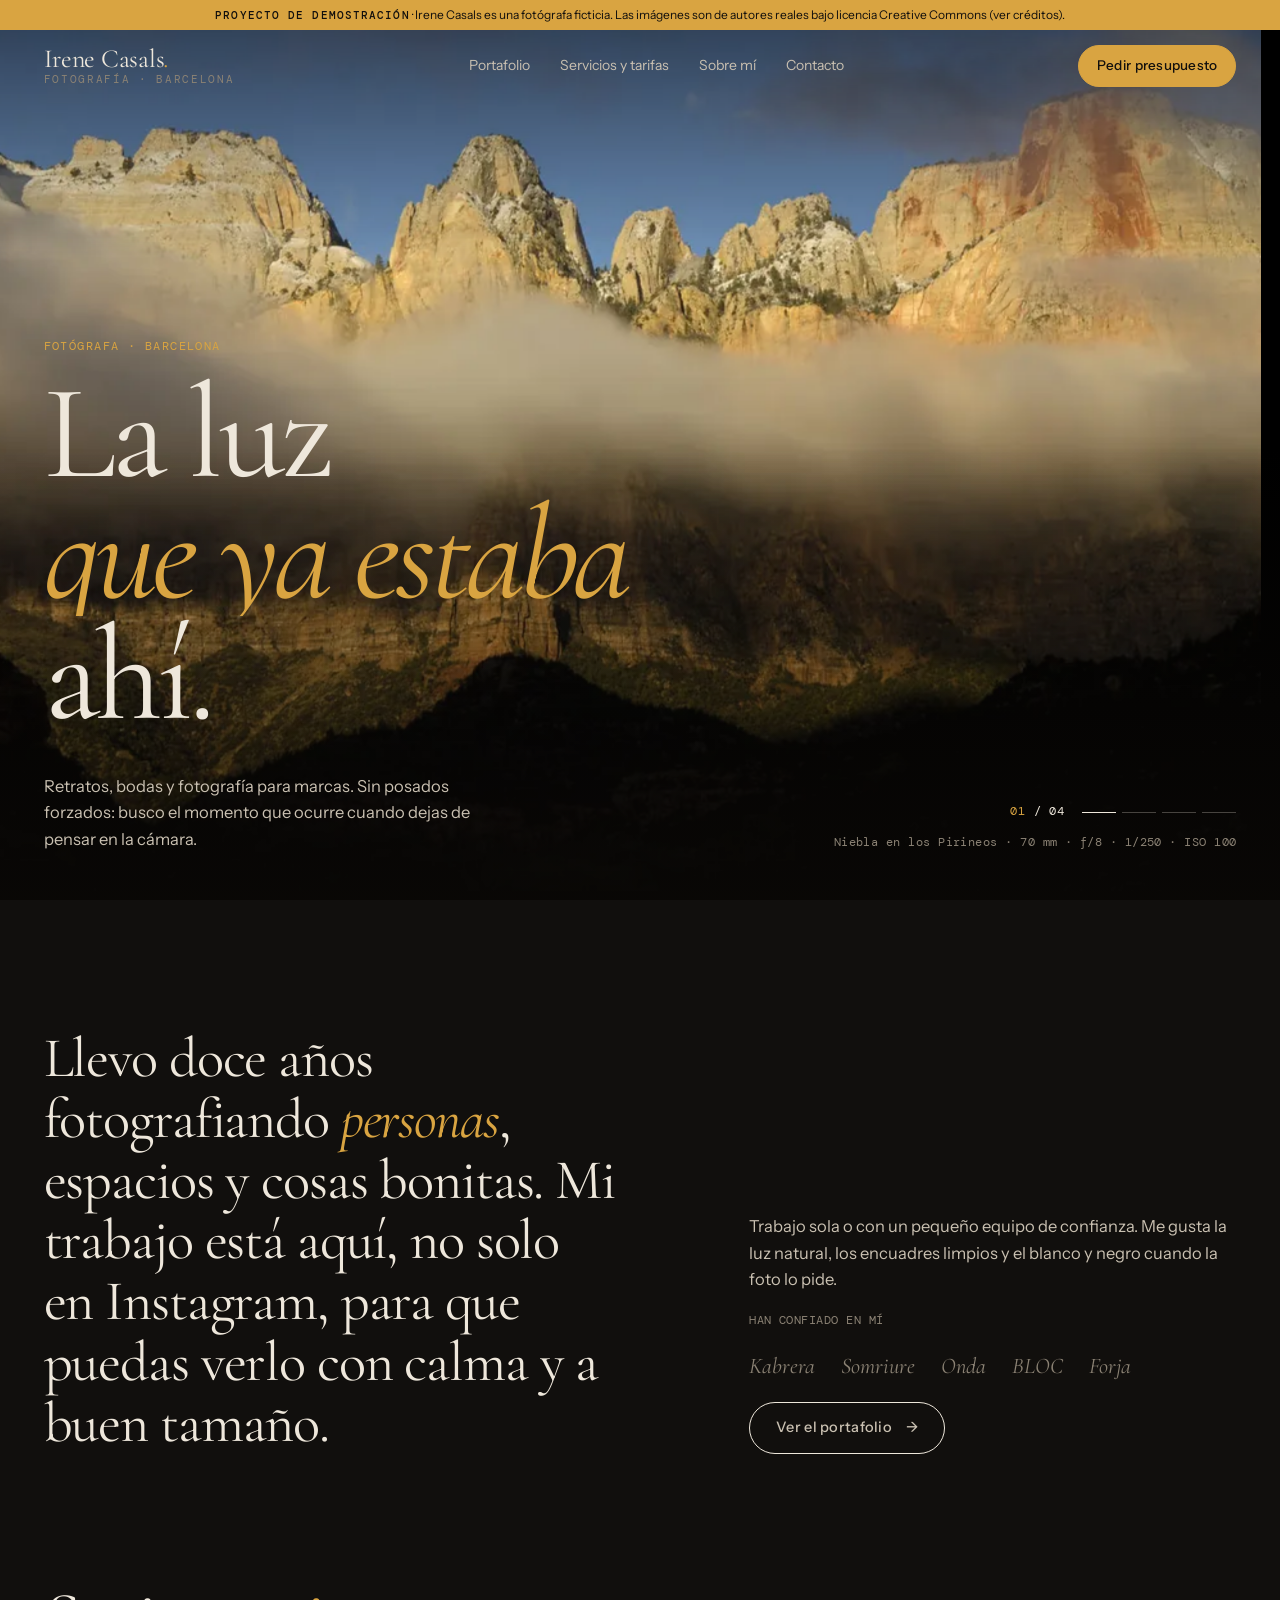
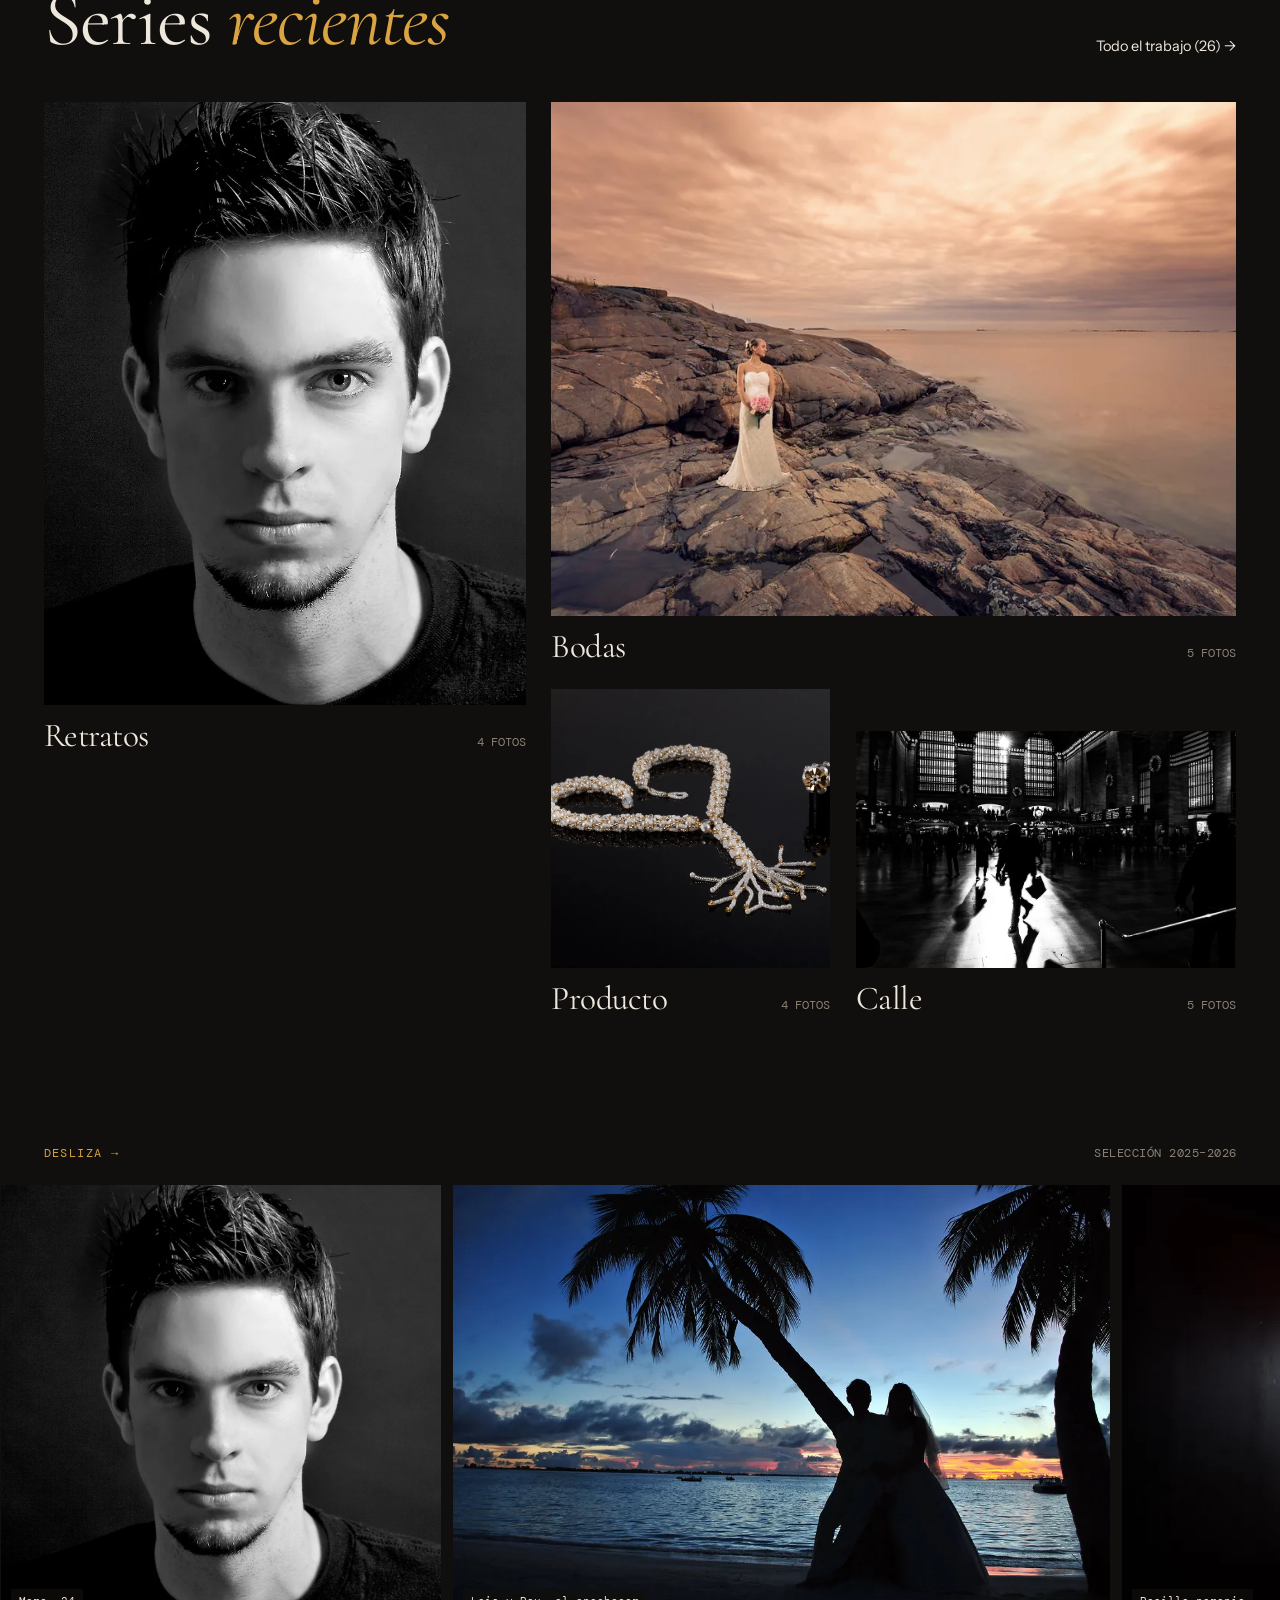
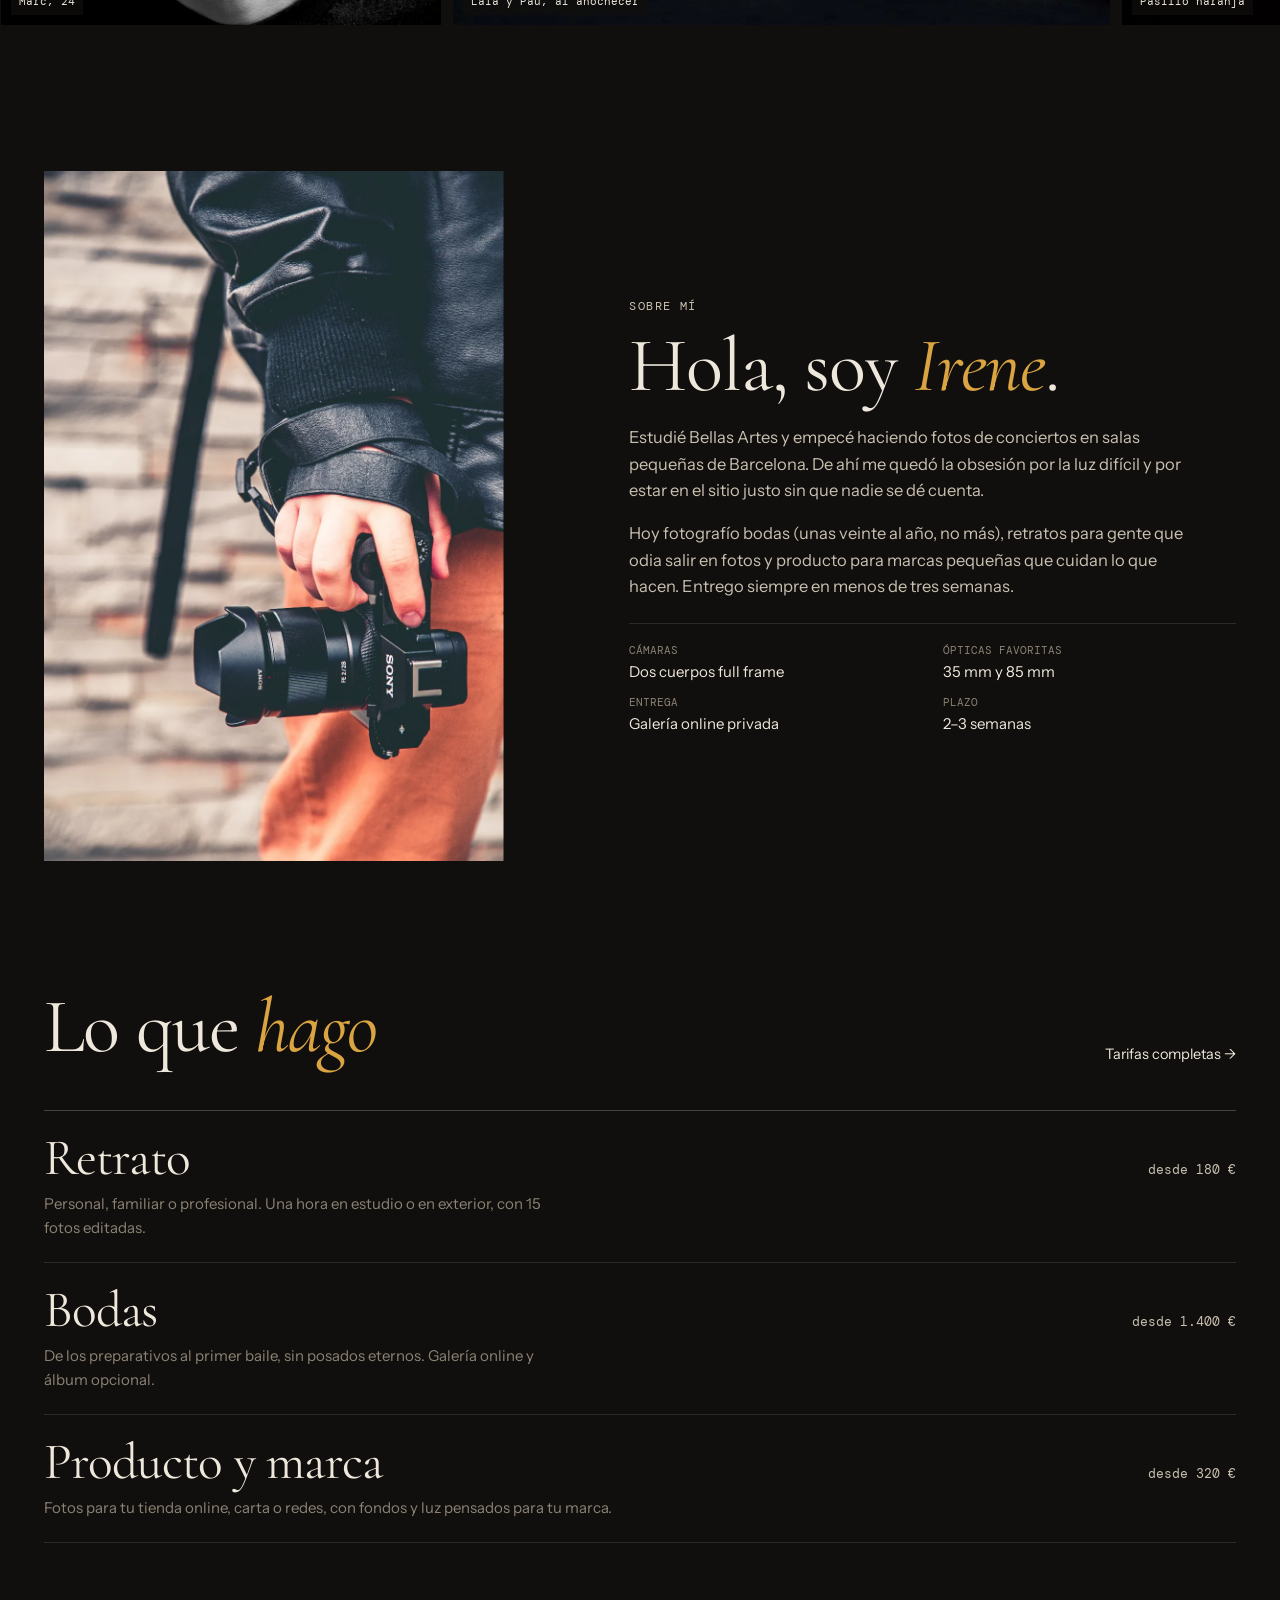
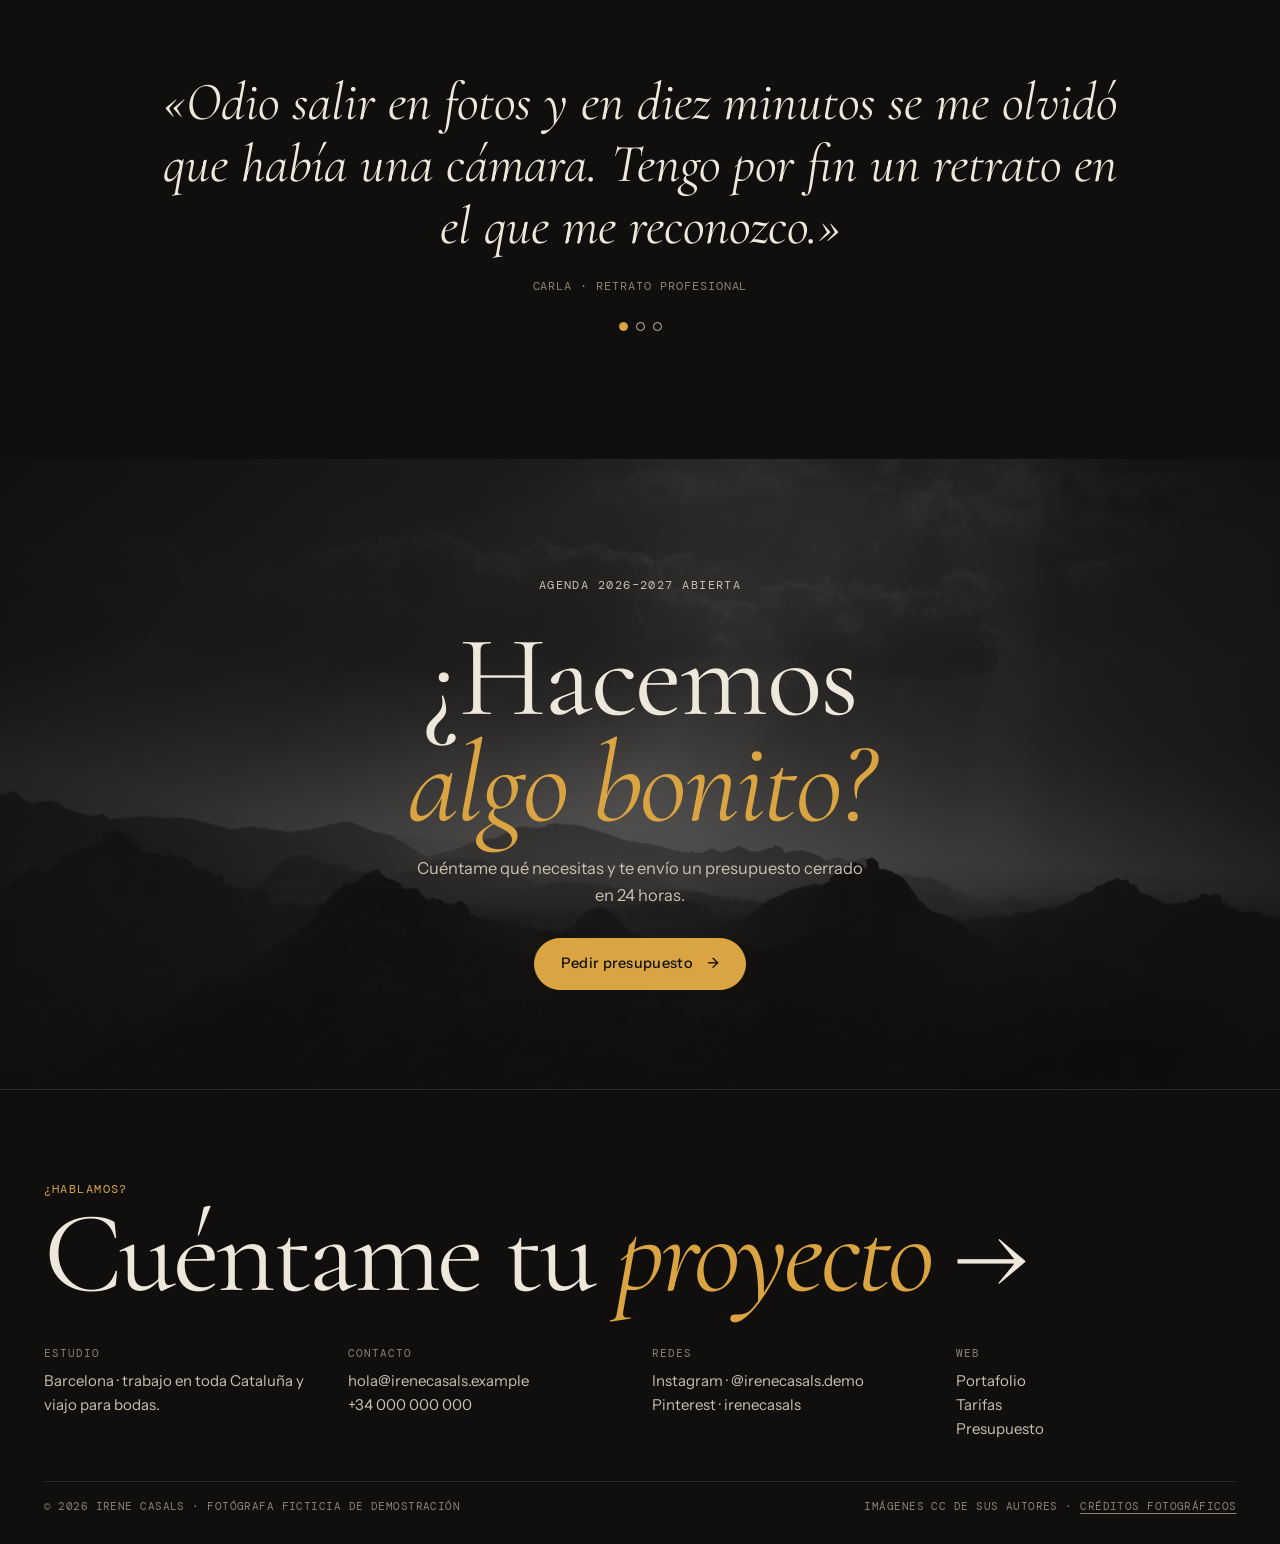
<file: index.html>
<!doctype html>
<html lang="es">
<head>
  <meta charset="utf-8">
  <meta name="viewport" content="width=device-width, initial-scale=1">
  <title>Irene Casals · Fotógrafa en Barcelona</title>
  <meta name="description" content="Irene Casals, fotógrafa en Barcelona: retratos, bodas, producto y arquitectura. Portafolio, tarifas y presupuesto online. (Web de demostración.)">
  <meta name="robots" content="noindex, nofollow">
  <meta name="theme-color" content="#110f0d">
  <link rel="icon" href="assets/img/favicon.svg" type="image/svg+xml">
  <link rel="preconnect" href="https://fonts.googleapis.com">
  <link rel="preconnect" href="https://fonts.gstatic.com" crossorigin>
  <link rel="stylesheet" href="https://fonts.googleapis.com/css2?family=Cormorant+Garamond:ital,wght@0,400;0,500;1,400&family=DM+Mono:wght@400;500&family=Instrument+Sans:wght@400;500&display=swap">
  <link rel="stylesheet" href="styles.css?v=20260927">
  <script>document.documentElement.classList.add("js");setTimeout(function(){if(!window.__KB_OK)document.documentElement.classList.add("reveal-all");},3500);</script>
</head>
<body>
  <a class="skip-link" href="#main">Saltar al contenido</a>
  <div class="demo-bar" role="note"><span><b>Proyecto de demostración</b><span class="demo-long"> · Irene Casals es una fotógrafa ficticia. Las imágenes son de autores reales bajo licencia Creative Commons (ver créditos).</span></span></div>
  <div class="cursor" aria-hidden="true"><div class="ring"><span>Ver</span></div></div>
  <header class="nav" data-nav>
    <div class="nav-inner">
      <a class="logo" href="index.html" aria-label="Irene Casals Fotografía, inicio">Irene Casals<i>.</i><small>Fotografía · Barcelona</small></a>
      <nav class="nav-links" aria-label="Principal">
        <a href="portafolio.html">Portafolio</a>
        <a href="servicios.html">Servicios y tarifas</a>
        <a href="index.html#sobre-mi">Sobre mí</a>
        <a href="contacto.html">Contacto</a>
      </nav>
      <div class="nav-right">
        <a class="btn btn-amber" href="contacto.html">Pedir presupuesto</a>
        <button class="burger" type="button" aria-expanded="false" aria-controls="menu" aria-label="Abrir menú"><span></span><span></span></button>
      </div>
    </div>
  </header>
  <nav class="menu" id="menu" aria-hidden="true" aria-label="Menú móvil">
    <div>
      <a class="big" href="index.html">Inicio</a>
      <a class="big" href="portafolio.html">Portafolio</a>
      <a class="big" href="servicios.html">Tarifas</a>
      <a class="big" href="contacto.html">Contacto</a>
    </div>
    <div class="mono mute" style="display:grid;gap:4px"><span>hola@irenecasals.example</span><span>+34 000 000 000</span><span>Instagram · @irenecasals.demo</span></div>
  </nav>

  <main id="main">
    <section class="hero" aria-label="Fotografías destacadas">
      <div class="slides" data-slideshow>
        <div class="slide is-active" data-title="Niebla en los Pirineos" data-exif="70 mm · f/8 · 1/250 · ISO 100"><img src="assets/img/paisaje-01.webp" alt="Crestas rocosas iluminadas sobre un mar de nubes" width="1023" height="678" loading="eager" fetchpriority="high" decoding="async"></div>
        <div class="slide" data-title="Laia y Pau, al anochecer" data-exif="35 mm · f/2.8 · 1/160 · ISO 400"><img src="assets/img/boda-01.webp" alt="Silueta de una pareja de novios bajo palmeras al atardecer" width="1023" height="685" loading="lazy" decoding="async"></div>
        <div class="slide" data-title="Silencio" data-exif="50 mm · f/2 · 1/250 · ISO 320"><img src="assets/img/retrato-01.webp" alt="Retrato en blanco y negro de una mujer de pelo rizado" width="1024" height="1024" loading="lazy" decoding="async"></div>
        <div class="slide" data-title="Pasillo naranja" data-exif="28 mm · f/4 · 1/60 · ISO 1600"><img src="assets/img/calle-01.webp" alt="Silueta al final de un pasillo con luces naranjas" width="1024" height="576" loading="lazy" decoding="async"></div>
      </div>
      <div class="hero-content">
        <div class="wrap">
          <p class="eyebrow" style="margin-bottom:18px">Fotógrafa · Barcelona</p>
          <h1><span class="ln"><span style="--d:80ms">La luz</span></span><span class="ln"><span style="--d:200ms"><em>que ya estaba</em></span></span><span class="ln"><span style="--d:320ms">ahí.</span></span></h1>
          <div class="hero-bottom">
            <p>Retratos, bodas y fotografía para marcas. Sin posados forzados: busco el momento que ocurre cuando dejas de pensar en la cámara.</p>
            <div style="display:grid;gap:12px;justify-items:end">
              <div class="hero-meta"><span class="count" data-count><b>01</b> / 04</span><div class="dots"><button type="button" aria-label="Foto 1"></button><button type="button" aria-label="Foto 2"></button><button type="button" aria-label="Foto 3"></button><button type="button" aria-label="Foto 4"></button></div></div>
              <span class="exif"><span data-slide-title>Niebla en los Pirineos</span> · <span data-slide-exif>70 mm · f/8 · 1/250 · ISO 100</span></span>
            </div>
          </div>
        </div>
      </div>
    </section>

    <section class="section wrap" aria-label="Presentación">
      <div class="intro">
        <p class="big" data-reveal>Llevo doce años fotografiando <em>personas</em>, espacios y cosas bonitas. Mi trabajo está aquí, no solo en Instagram, para que puedas verlo con calma y a buen tamaño.</p>
        <div class="intro-side" data-reveal style="--d:120ms">
          <p>Trabajo sola o con un pequeño equipo de confianza. Me gusta la luz natural, los encuadres limpios y el blanco y negro cuando la foto lo pide.</p>
          <p class="mono mute">Han confiado en mí</p>
          <div class="clients"><span>Kabrera</span><span>Somriure</span><span>Onda</span><span>BLOC</span><span>Forja</span></div>
          <p><a class="btn" href="portafolio.html">Ver el portafolio <span class="ar">→</span></a></p>
        </div>
      </div>
    </section>

    <section class="wrap" aria-labelledby="series-t">
      <div class="series-head"><h2 id="series-t" data-reveal>Series <em>recientes</em></h2><a class="link" href="portafolio.html">Todo el trabajo (26) →</a></div>
      <div class="series">
        <a class="serie s1" href="portafolio.html#retratos" data-cursor="view" data-reveal><div class="ph"><img src="assets/img/retrato-02.webp" alt="Retrato en blanco y negro de un joven" width="1024" height="1024" loading="lazy" decoding="async"></div><div class="cap"><h3>Retratos</h3><span>4 fotos</span></div></a>
        <a class="serie s2" href="portafolio.html#bodas" data-cursor="view" data-reveal style="--d:80ms"><div class="ph"><img src="assets/img/boda-02.webp" alt="Novia sobre rocas junto al mar al atardecer" width="1024" height="622" loading="lazy" decoding="async"></div><div class="cap"><h3>Bodas</h3><span>5 fotos</span></div></a>
        <a class="serie s3" href="portafolio.html#producto" data-cursor="view" data-reveal style="--d:160ms"><div class="ph"><img src="assets/img/producto-01.webp" alt="Collar de perlas sobre fondo negro" width="1024" height="819" loading="lazy" decoding="async"></div><div class="cap"><h3>Producto</h3><span>4 fotos</span></div></a>
        <a class="serie s4" href="portafolio.html#calle" data-cursor="view" data-reveal style="--d:240ms"><div class="ph"><img src="assets/img/calle-03.webp" alt="Siluetas atravesando la luz de una gran estación" width="1024" height="576" loading="lazy" decoding="async"></div><div class="cap"><h3>Calle</h3><span>5 fotos</span></div></a>
      </div>
    </section>

    <section class="section" aria-label="Selección de fotografías" style="padding-bottom:0">
      <div class="wrap" style="display:flex;justify-content:space-between;align-items:baseline;margin-bottom:18px"><p class="eyebrow">Desliza →</p><p class="mono mute">Selección 2025–2026</p></div>
      <div class="strip" tabindex="0" aria-label="Galería deslizable"><figure><img src="assets/img/retrato-02.webp" alt="Retrato de un joven en blanco y negro sobre fondo oscuro" width="1024" height="1024" loading="lazy" decoding="async"><figcaption>Marc, 24</figcaption></figure><figure><img src="assets/img/boda-01.webp" alt="Silueta de una pareja de novios bajo palmeras al atardecer" width="1023" height="685" loading="lazy" decoding="async"><figcaption>Laia y Pau, al anochecer</figcaption></figure><figure><img src="assets/img/calle-01.webp" alt="Silueta de una persona al final de un pasillo con luces naranjas" width="1024" height="576" loading="lazy" decoding="async"><figcaption>Pasillo naranja</figcaption></figure><figure><img src="assets/img/paisaje-01.webp" alt="Crestas rocosas iluminadas sobre un mar de nubes" width="1023" height="678" loading="lazy" decoding="async"><figcaption>Niebla en los Pirineos</figcaption></figure><figure><img src="assets/img/producto-01.webp" alt="Collar de perlas dispuesto en forma de corazón sobre fondo negro" width="1024" height="819" loading="lazy" decoding="async"><figcaption>Collar de perlas</figcaption></figure><figure><img src="assets/img/retrato-01.webp" alt="Mujer de pelo rizado pidiendo silencio con el dedo en los labios" width="1024" height="1024" loading="lazy" decoding="async"><figcaption>Silencio</figcaption></figure><figure><img src="assets/img/arquitectura-01.webp" alt="Chimeneas de formas orgánicas de un edificio modernista contra el cielo" width="1024" height="768" loading="lazy" decoding="async"><figcaption>Chimeneas de La Pedrera</figcaption></figure><figure><img src="assets/img/boda-03.webp" alt="Novios intercambiando anillos ante el altar" width="1024" height="683" loading="lazy" decoding="async"><figcaption>Los anillos</figcaption></figure><figure><img src="assets/img/calle-02.webp" alt="Dos figuras diminutas al final de un túnel de hormigón en blanco y negro" width="1023" height="682" loading="lazy" decoding="async"><figcaption>Túnel</figcaption></figure><figure><img src="assets/img/paisaje-03.webp" alt="Acantilado junto al mar en calma al atardecer" width="1024" height="683" loading="lazy" decoding="async"><figcaption>Acantilado, larga exposición</figcaption></figure></div>
    </section>

    <section class="section wrap" id="sobre-mi" aria-labelledby="about-t">
      <div class="about">
        <div class="ph" data-reveal="img"><img src="assets/img/sobre-mi.webp" alt="Mano sujetando una cámara réflex negra" width="960" height="1440" loading="lazy" decoding="async"></div>
        <div>
          <p class="eyebrow" data-reveal>Sobre mí</p>
          <h2 id="about-t" data-reveal style="--d:80ms">Hola, soy <em>Irene</em>.</h2>
          <p data-reveal style="--d:120ms">Estudié Bellas Artes y empecé haciendo fotos de conciertos en salas pequeñas de Barcelona. De ahí me quedó la obsesión por la luz difícil y por estar en el sitio justo sin que nadie se dé cuenta.</p>
          <p data-reveal style="--d:160ms">Hoy fotografío bodas (unas veinte al año, no más), retratos para gente que odia salir en fotos y producto para marcas pequeñas que cuidan lo que hacen. Entrego siempre en menos de tres semanas.</p>
          <dl class="gear" data-reveal style="--d:200ms">
            <div><dt>Cámaras</dt><dd>Dos cuerpos full frame</dd></div>
            <div><dt>Ópticas favoritas</dt><dd>35 mm y 85 mm</dd></div>
            <div><dt>Entrega</dt><dd>Galería online privada</dd></div>
            <div><dt>Plazo</dt><dd>2–3 semanas</dd></div>
          </dl>
        </div>
      </div>
    </section>

    <section class="section wrap" style="padding-top:0" aria-labelledby="svc-t">
      <div class="series-head"><h2 id="svc-t" data-reveal>Lo que <em>hago</em></h2><a class="link" href="servicios.html">Tarifas completas →</a></div>
      <div class="svc-list">
        <a class="svc-row" href="servicios.html#retrato" data-reveal><h3>Retrato</h3><span class="pr">desde 180 €</span><p>Personal, familiar o profesional. Una hora en estudio o en exterior, con 15 fotos editadas.</p></a>
        <a class="svc-row" href="servicios.html#boda" data-reveal><h3>Bodas</h3><span class="pr">desde 1.400 €</span><p>De los preparativos al primer baile, sin posados eternos. Galería online y álbum opcional.</p></a>
        <a class="svc-row" href="servicios.html#producto" data-reveal><h3>Producto y marca</h3><span class="pr">desde 320 €</span><p>Fotos para tu tienda online, carta o redes, con fondos y luz pensados para tu marca.</p></a>
      </div>
    </section>

    <section class="section wrap" style="padding-top:0" aria-label="Opiniones">
      <div class="quote" data-quotes>
        <blockquote class="q-item is-active"><p>«Odio salir en fotos y en diez minutos se me olvidó que había una cámara. Tengo por fin un retrato en el que me reconozco.»</p><footer>Carla · Retrato profesional</footer></blockquote>
        <blockquote class="q-item"><p>«Vimos la galería de la boda tres semanas después y lloramos otra vez. Estaba todo, incluso lo que no vimos ese día.»</p><footer>Laia y Pau · Boda en el Empordà</footer></blockquote>
        <blockquote class="q-item"><p>«Nuestras ventas online subieron en cuanto cambiamos las fotos de producto. Se nota el oficio.»</p><footer>Marta · Joyería artesanal</footer></blockquote>
        <div class="quote-nav" role="group" aria-label="Elegir opinión"><button type="button" aria-label="Opinión 1"></button><button type="button" aria-label="Opinión 2"></button><button type="button" aria-label="Opinión 3"></button></div>
      </div>
    </section>

    <section class="cta" aria-labelledby="cta-t">
      <img src="assets/img/paisaje-02.webp" alt="" width="1024" height="479" loading="lazy" decoding="async" aria-hidden="true">
      <div>
        <p class="eyebrow">Agenda 2026–2027 abierta</p>
        <h2 id="cta-t" data-reveal>¿Hacemos<br><em>algo bonito?</em></h2>
        <p data-reveal style="--d:100ms">Cuéntame qué necesitas y te envío un presupuesto cerrado en 24 horas.</p>
        <a class="btn btn-amber" href="contacto.html" data-reveal style="--d:180ms">Pedir presupuesto <span class="ar">→</span></a>
      </div>
    </section>
  </main>

  <footer class="footer">
    <div class="wrap">
      <p class="eyebrow">¿Hablamos?</p>
      <a class="foot-big" href="contacto.html" data-cursor="link">Cuéntame tu <em>proyecto</em> →</a>
      <div class="foot-grid">
        <div><h2>Estudio</h2><p>Barcelona · trabajo en toda Cataluña y viajo para bodas.</p></div>
        <div><h2>Contacto</h2><ul><li>hola@irenecasals.example</li><li>+34 000 000 000</li></ul></div>
        <div><h2>Redes</h2><ul><li>Instagram · @irenecasals.demo</li><li>Pinterest · irenecasals</li></ul></div>
        <div><h2>Web</h2><ul><li><a href="portafolio.html">Portafolio</a></li><li><a href="servicios.html">Tarifas</a></li><li><a href="contacto.html">Presupuesto</a></li></ul></div>
      </div>
      <div class="foot-bottom"><span>© 2026 Irene Casals · Fotógrafa ficticia de demostración</span><span>Imágenes CC de sus autores · <a href="creditos.html">Créditos fotográficos</a></span></div>
    </div>
  </footer>
  <script defer src="lib/gsap.min.js?v=20260927"></script>
  <script defer src="lib/ScrollTrigger.min.js?v=20260927"></script>
  <script defer src="lib/manifest.js?v=20260927"></script>
  <script defer src="main.js?v=20260927"></script>
</body>
</html>
</file>
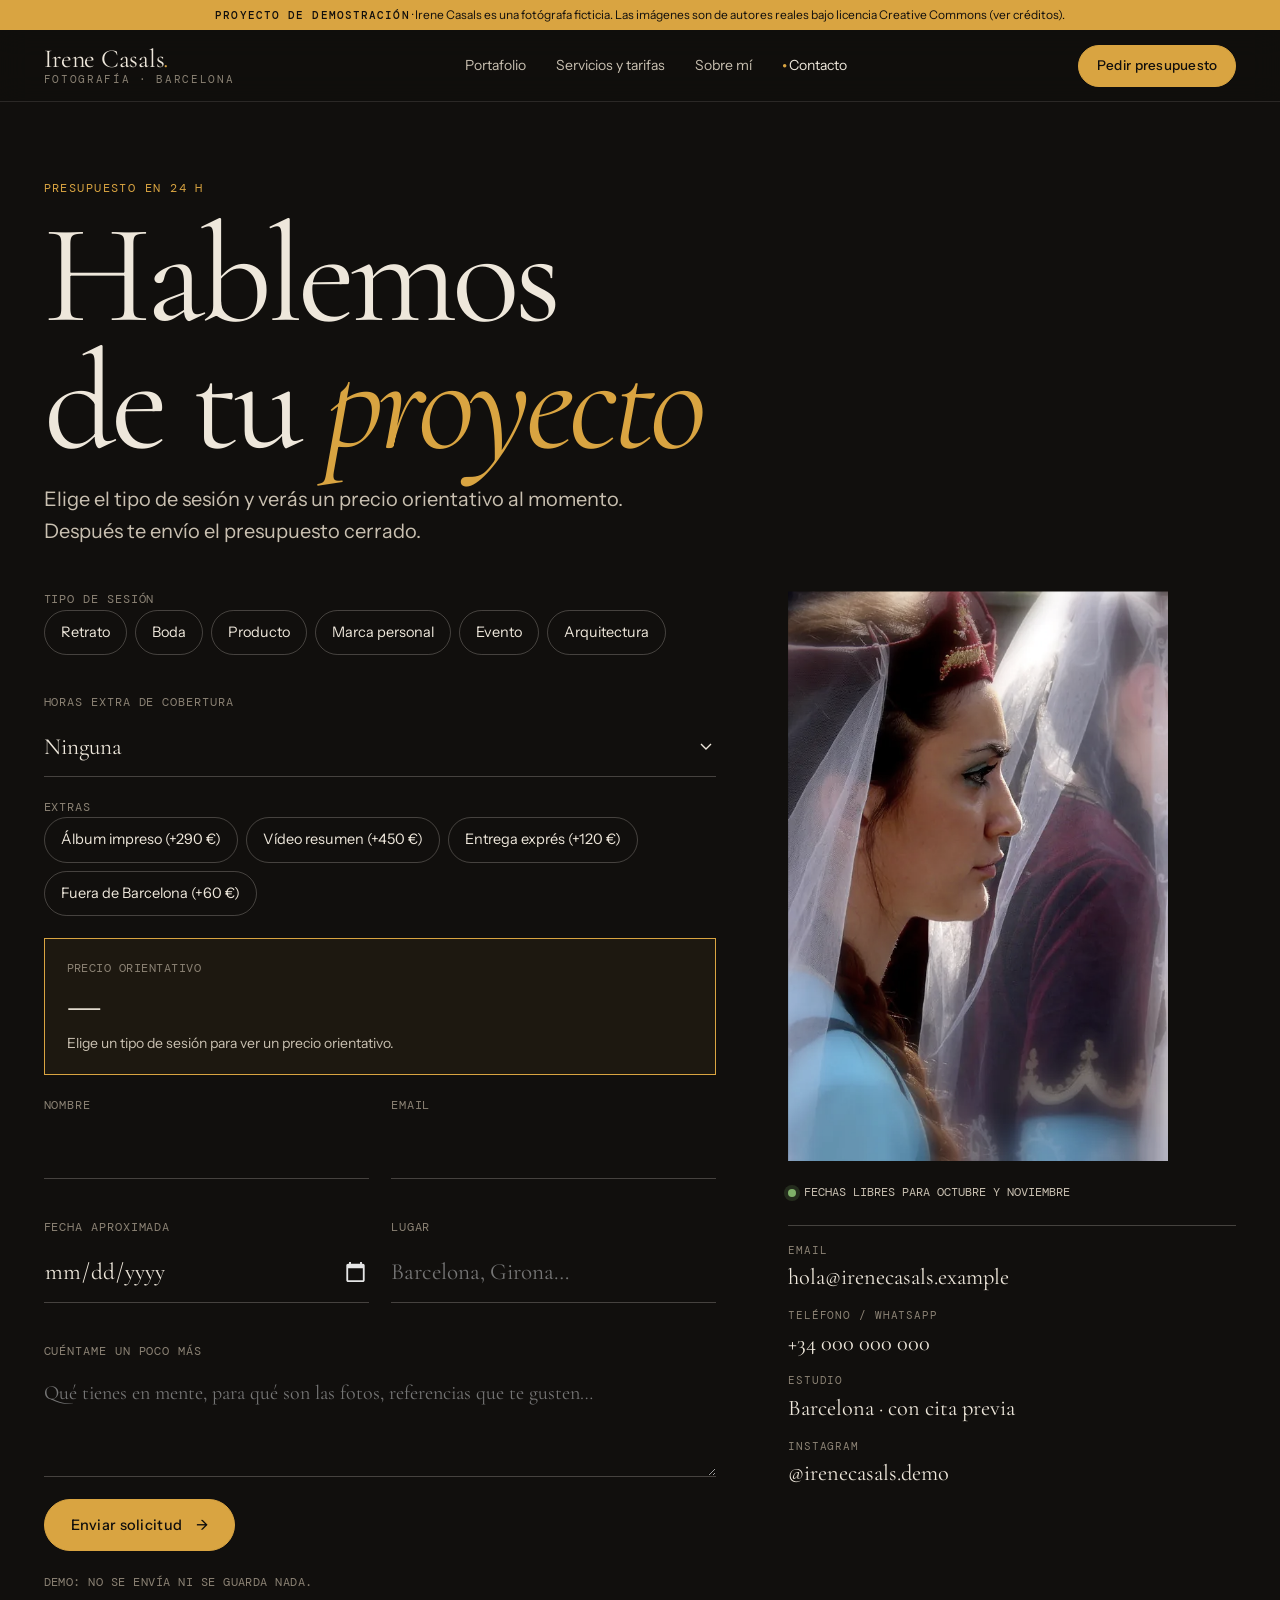
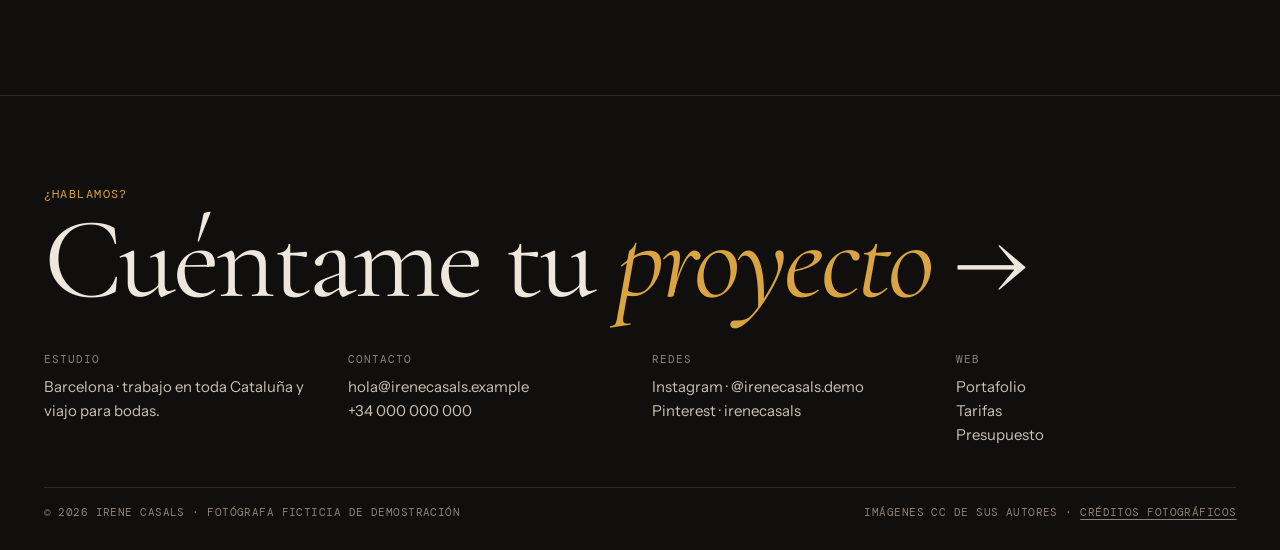
<file: contacto.html>
<!doctype html>
<html lang="es">
<head>
  <meta charset="utf-8">
  <meta name="viewport" content="width=device-width, initial-scale=1">
  <title>Contacto y presupuesto · Irene Casals Fotografía</title>
  <meta name="description" content="Pide presupuesto para tu sesión de fotos en Barcelona: retrato, boda, producto, marca, evento o arquitectura. (Web de demostración.)">
  <meta name="robots" content="noindex, nofollow">
  <meta name="theme-color" content="#110f0d">
  <link rel="icon" href="assets/img/favicon.svg" type="image/svg+xml">
  <link rel="preconnect" href="https://fonts.googleapis.com">
  <link rel="preconnect" href="https://fonts.gstatic.com" crossorigin>
  <link rel="stylesheet" href="https://fonts.googleapis.com/css2?family=Cormorant+Garamond:ital,wght@0,400;0,500;1,400&family=DM+Mono:wght@400;500&family=Instrument+Sans:wght@400;500&display=swap">
  <link rel="stylesheet" href="styles.css?v=20260927">
  <script>document.documentElement.classList.add("js");setTimeout(function(){if(!window.__KB_OK)document.documentElement.classList.add("reveal-all");},3500);</script>
</head>
<body>
  <a class="skip-link" href="#main">Saltar al contenido</a>
  <div class="demo-bar" role="note"><span><b>Proyecto de demostración</b><span class="demo-long"> · Irene Casals es una fotógrafa ficticia. Las imágenes son de autores reales bajo licencia Creative Commons (ver créditos).</span></span></div>
  <div class="cursor" aria-hidden="true"><div class="ring"><span>Ver</span></div></div>
  <header class="nav solid" data-nav>
    <div class="nav-inner">
      <a class="logo" href="index.html" aria-label="Irene Casals Fotografía, inicio">Irene Casals<i>.</i><small>Fotografía · Barcelona</small></a>
      <nav class="nav-links" aria-label="Principal">
        <a href="portafolio.html">Portafolio</a>
        <a href="servicios.html">Servicios y tarifas</a>
        <a href="index.html#sobre-mi">Sobre mí</a>
        <a href="contacto.html" aria-current="page">Contacto</a>
      </nav>
      <div class="nav-right">
        <a class="btn btn-amber" href="contacto.html">Pedir presupuesto</a>
        <button class="burger" type="button" aria-expanded="false" aria-controls="menu" aria-label="Abrir menú"><span></span><span></span></button>
      </div>
    </div>
  </header>
  <nav class="menu" id="menu" aria-hidden="true" aria-label="Menú móvil">
    <div>
      <a class="big" href="index.html">Inicio</a>
      <a class="big" href="portafolio.html">Portafolio</a>
      <a class="big" href="servicios.html">Tarifas</a>
      <a class="big" href="contacto.html">Contacto</a>
    </div>
    <div class="mono mute" style="display:grid;gap:4px"><span>hola@irenecasals.example</span><span>+34 000 000 000</span><span>Instagram · @irenecasals.demo</span></div>
  </nav>

  <main id="main">
    <header class="page-head wrap">
      <p class="eyebrow">Presupuesto en 24 h</p>
      <h1>Hablemos de tu <em>proyecto</em></h1>
      <p class="lead">Elige el tipo de sesión y verás un precio orientativo al momento. Después te envío el presupuesto cerrado.</p>
    </header>
    <div class="wrap contact" style="padding-bottom:clamp(60px,8vw,110px)">
      <div>
        <form class="form" data-demo-form data-quote-form novalidate>
          <fieldset class="field"><legend>Tipo de sesión</legend><div class="chips"><input type="radio" id="t-retrato" name="tipo" value="retrato"><label for="t-retrato">Retrato</label><input type="radio" id="t-boda" name="tipo" value="boda"><label for="t-boda">Boda</label><input type="radio" id="t-producto" name="tipo" value="producto"><label for="t-producto">Producto</label><input type="radio" id="t-marca" name="tipo" value="marca"><label for="t-marca">Marca personal</label><input type="radio" id="t-evento" name="tipo" value="evento"><label for="t-evento">Evento</label><input type="radio" id="t-arquitectura" name="tipo" value="arquitectura"><label for="t-arquitectura">Arquitectura</label></div><span class="err" data-tipo-err aria-live="polite"></span></fieldset>
          <div class="field" data-hours-field><label for="horas">Horas extra de cobertura</label><select id="horas" name="horas"><option value="0">Ninguna</option><option value="1">1 hora</option><option value="2">2 horas</option><option value="3">3 horas</option><option value="4">4 horas</option></select></div>
          <fieldset class="field"><legend>Extras</legend><div class="chips"><input type="checkbox" id="x-album" name="extra" value="album"><label for="x-album">Álbum impreso (+290 €)</label><input type="checkbox" id="x-video" name="extra" value="video"><label for="x-video">Vídeo resumen (+450 €)</label><input type="checkbox" id="x-express" name="extra" value="express"><label for="x-express">Entrega exprés (+120 €)</label><input type="checkbox" id="x-desplazamiento" name="extra" value="desplazamiento"><label for="x-desplazamiento">Fuera de Barcelona (+60 €)</label></div></fieldset>
          <div class="estimate" aria-live="polite"><span class="mono mute">Precio orientativo</span><b data-estimate>—</b><small data-estimate-note>Elige un tipo de sesión para ver un precio orientativo.</small></div>
          <div class="form-row">
            <div class="field"><label for="nombre">Nombre</label><input id="nombre" name="nombre" autocomplete="name" required><span class="err"></span></div>
            <div class="field"><label for="email">Email</label><input id="email" name="email" type="email" autocomplete="email" required><span class="err"></span></div>
          </div>
          <div class="form-row">
            <div class="field"><label for="fecha">Fecha aproximada</label><input id="fecha" name="fecha" type="date"><span class="err"></span></div>
            <div class="field"><label for="lugar">Lugar</label><input id="lugar" name="lugar" placeholder="Barcelona, Girona…"><span class="err"></span></div>
          </div>
          <div class="field"><label for="msg">Cuéntame un poco más</label><textarea id="msg" name="mensaje" placeholder="Qué tienes en mente, para qué son las fotos, referencias que te gusten…"></textarea></div>
          <p><button class="btn btn-amber" type="submit">Enviar solicitud <span class="ar">→</span></button></p>
          <p class="mono mute">Demo: no se envía ni se guarda nada.</p>
        </form>
        <div class="success" data-success role="status" aria-live="polite">
          <p class="eyebrow">Recibido</p>
          <h2>Gracias, <em data-name></em>.</h2>
          <p class="lead">Te escribiría en menos de 24 horas con el presupuesto cerrado. Precio orientativo: <b data-success-est></b>.</p>
          <p class="mono mute">Esto es una demostración: la solicitud no se ha enviado.</p>
        </div>
      </div>
      <aside class="contact-side">
        <div class="ph" data-reveal="img"><img src="assets/img/retrato-04.webp" alt="Retrato de una mujer de perfil con un velo translúcido" width="1024" height="819" loading="lazy" decoding="async"></div>
        <span class="avail"><i></i>Fechas libres para octubre y noviembre</span>
        <dl>
          <div><dt>Email</dt><dd>hola@irenecasals.example</dd></div>
          <div><dt>Teléfono / WhatsApp</dt><dd>+34 000 000 000</dd></div>
          <div><dt>Estudio</dt><dd>Barcelona · con cita previa</dd></div>
          <div><dt>Instagram</dt><dd>@irenecasals.demo</dd></div>
        </dl>
      </aside>
    </div>
  </main>

  <footer class="footer">
    <div class="wrap">
      <p class="eyebrow">¿Hablamos?</p>
      <a class="foot-big" href="contacto.html" data-cursor="link">Cuéntame tu <em>proyecto</em> →</a>
      <div class="foot-grid">
        <div><h2>Estudio</h2><p>Barcelona · trabajo en toda Cataluña y viajo para bodas.</p></div>
        <div><h2>Contacto</h2><ul><li>hola@irenecasals.example</li><li>+34 000 000 000</li></ul></div>
        <div><h2>Redes</h2><ul><li>Instagram · @irenecasals.demo</li><li>Pinterest · irenecasals</li></ul></div>
        <div><h2>Web</h2><ul><li><a href="portafolio.html">Portafolio</a></li><li><a href="servicios.html">Tarifas</a></li><li><a href="contacto.html">Presupuesto</a></li></ul></div>
      </div>
      <div class="foot-bottom"><span>© 2026 Irene Casals · Fotógrafa ficticia de demostración</span><span>Imágenes CC de sus autores · <a href="creditos.html">Créditos fotográficos</a></span></div>
    </div>
  </footer>
  <script defer src="lib/gsap.min.js?v=20260927"></script>
  <script defer src="lib/ScrollTrigger.min.js?v=20260927"></script>
  <script defer src="lib/manifest.js?v=20260927"></script>
  <script defer src="main.js?v=20260927"></script>
</body>
</html>
</file>
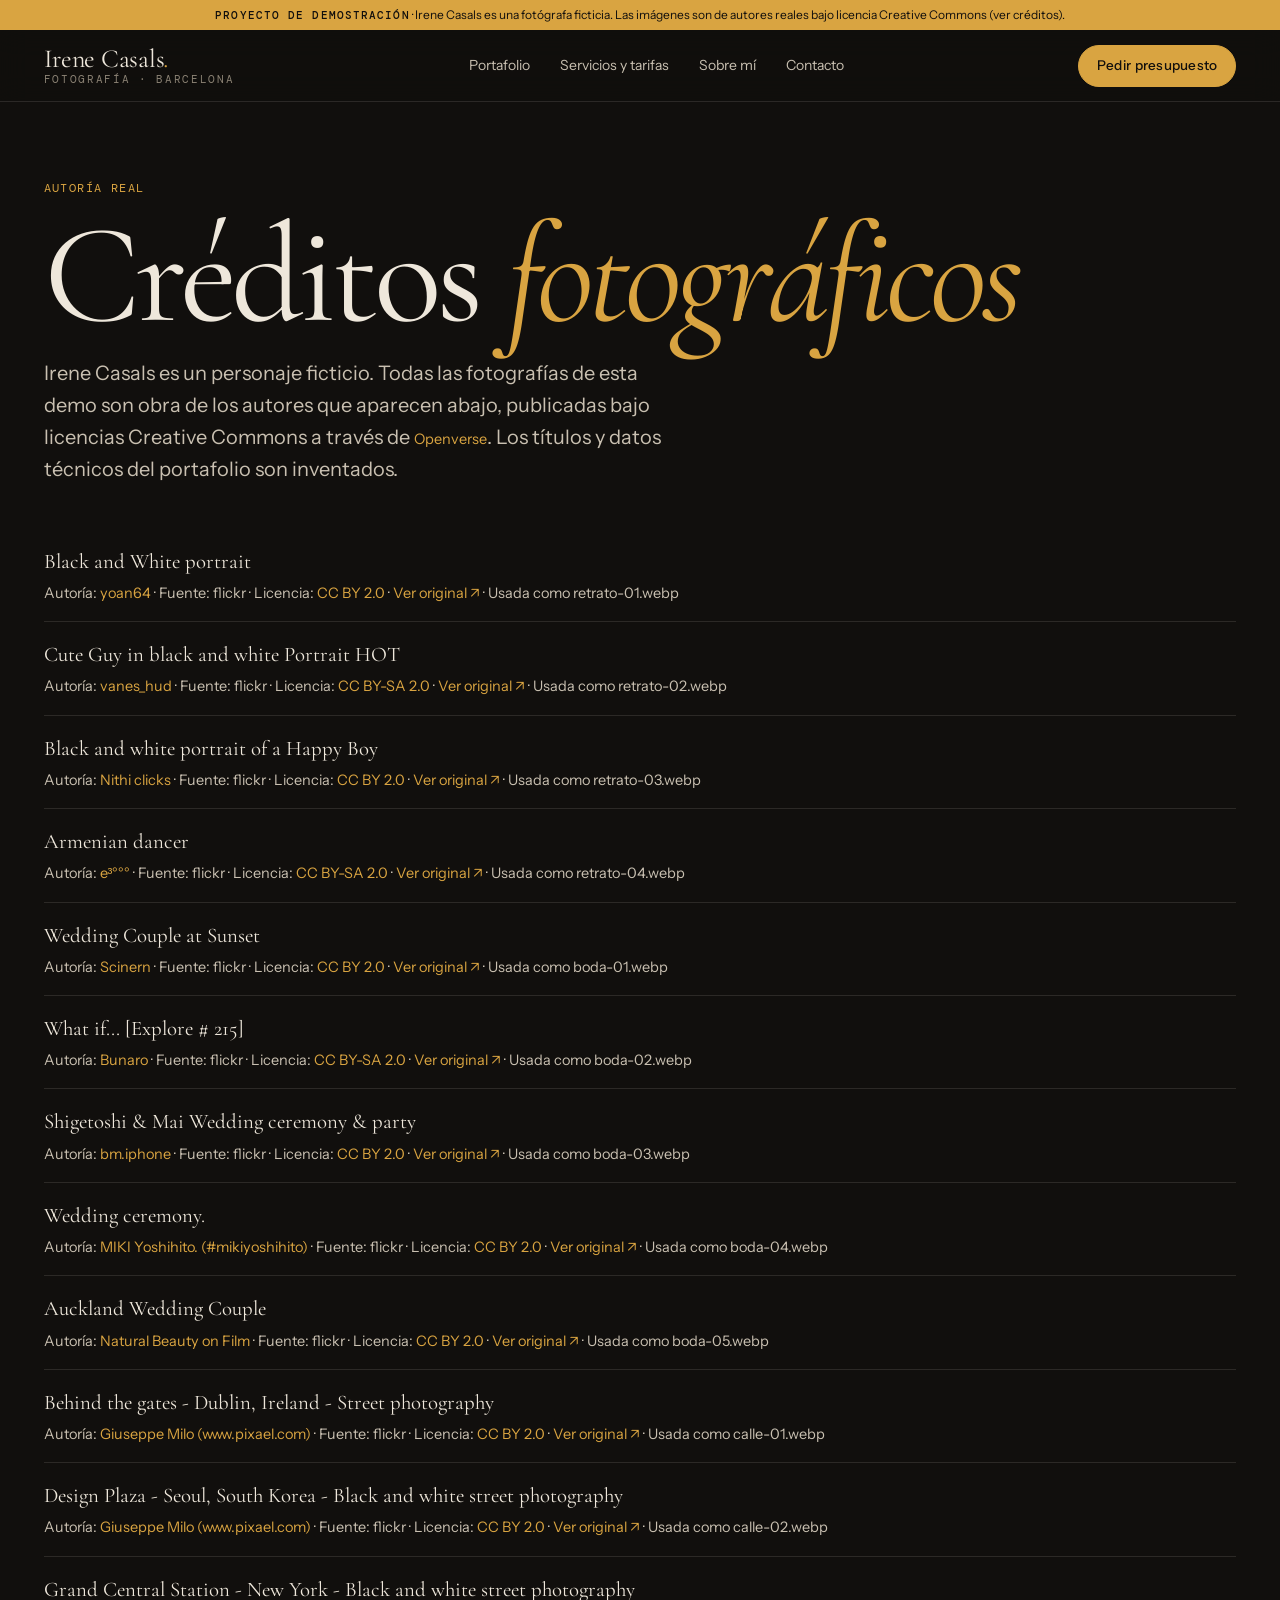
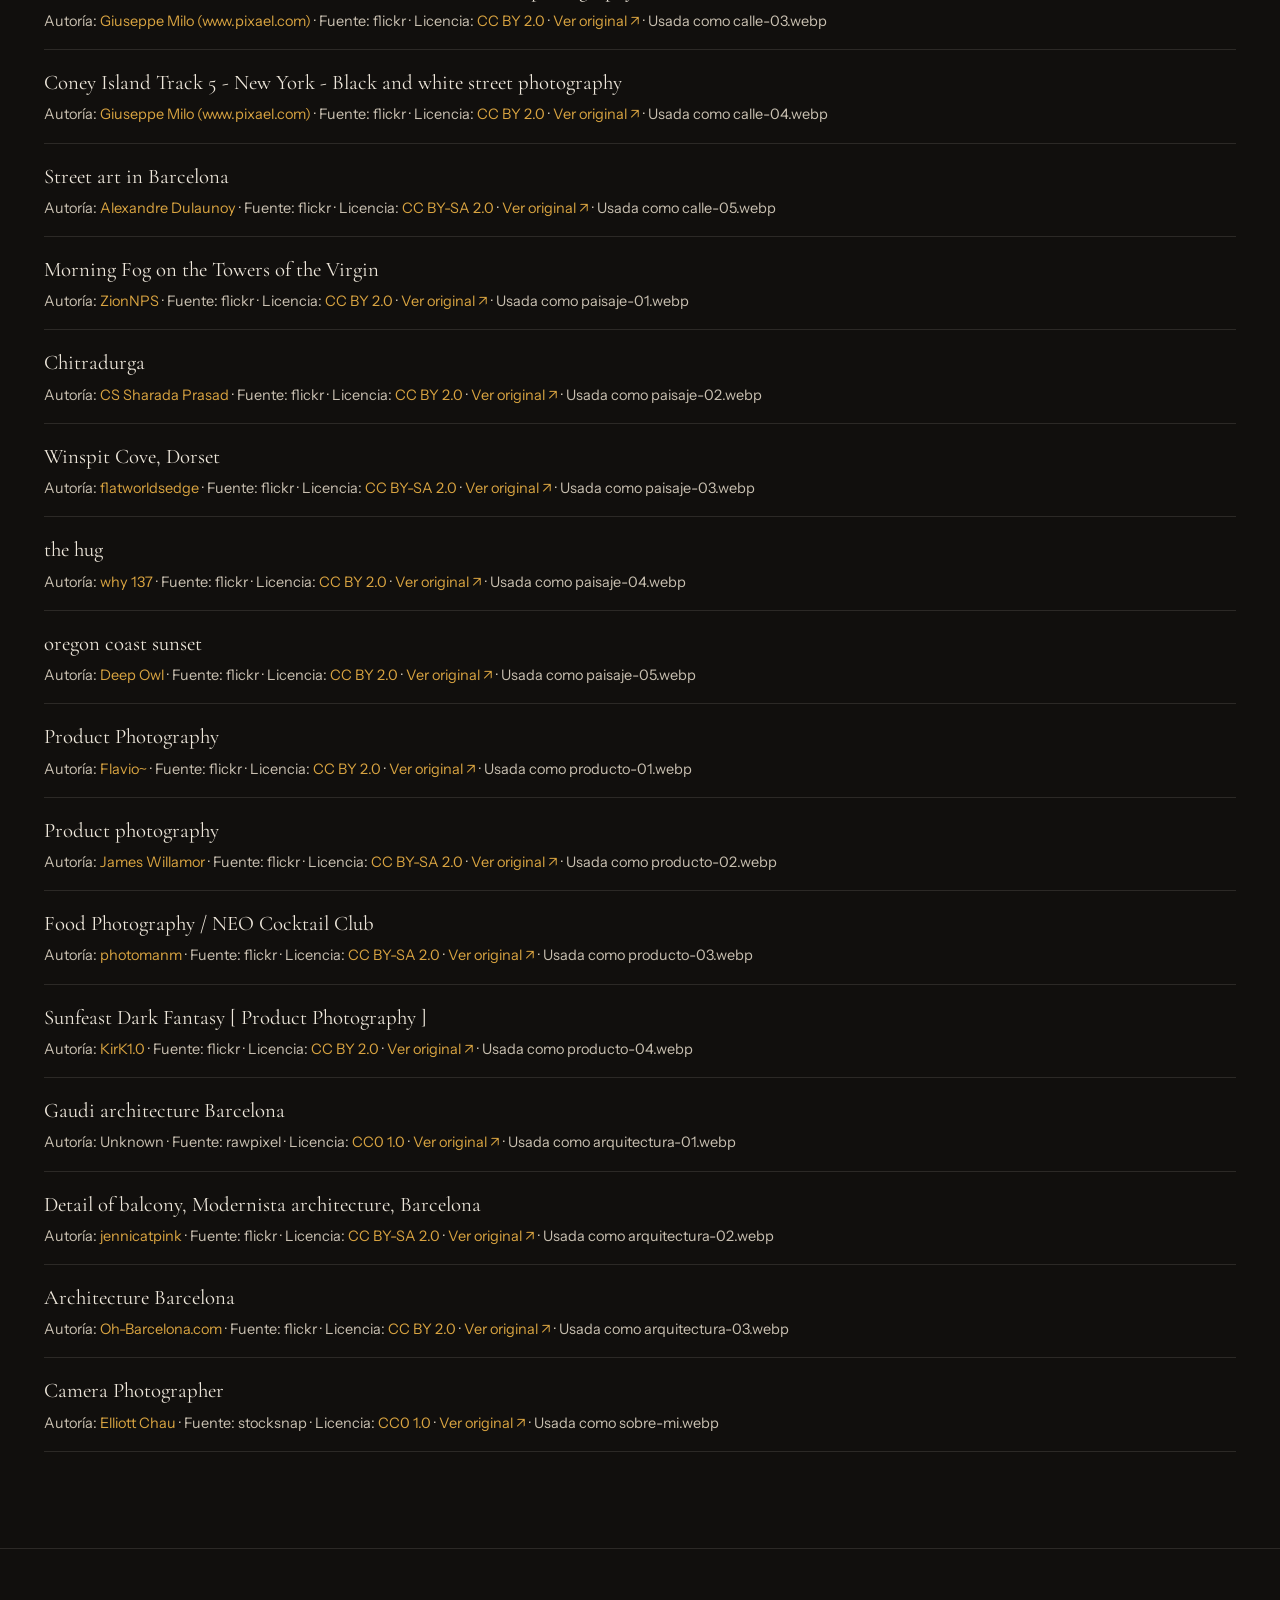
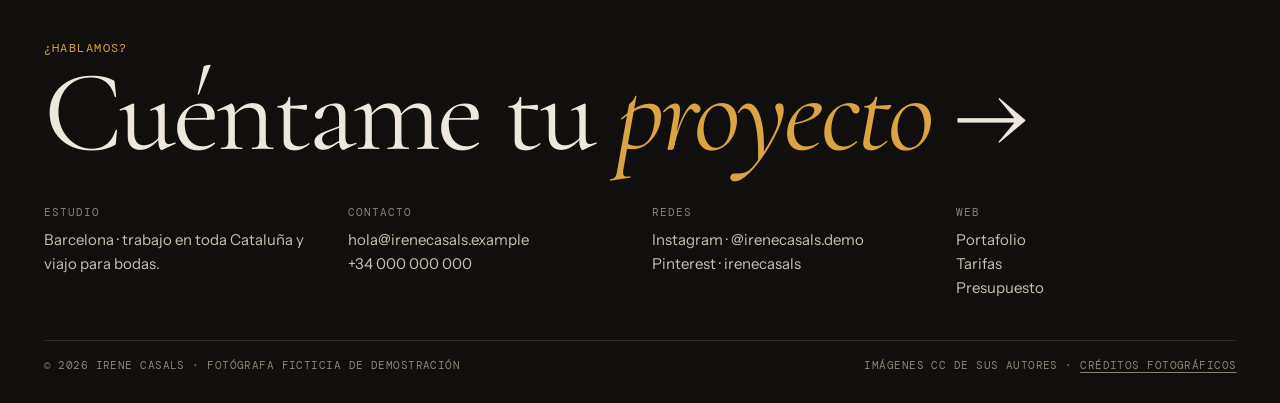
<file: creditos.html>
<!doctype html>
<html lang="es">
<head>
  <meta charset="utf-8">
  <meta name="viewport" content="width=device-width, initial-scale=1">
  <title>Créditos fotográficos · Irene Casals</title>
  <meta name="description" content="Autoría real y licencias de las fotografías de esta web de demostración.">
  <meta name="robots" content="noindex, nofollow">
  <meta name="theme-color" content="#110f0d">
  <link rel="icon" href="assets/img/favicon.svg" type="image/svg+xml">
  <link rel="preconnect" href="https://fonts.googleapis.com">
  <link rel="preconnect" href="https://fonts.gstatic.com" crossorigin>
  <link rel="stylesheet" href="https://fonts.googleapis.com/css2?family=Cormorant+Garamond:ital,wght@0,400;0,500;1,400&family=DM+Mono:wght@400;500&family=Instrument+Sans:wght@400;500&display=swap">
  <link rel="stylesheet" href="styles.css?v=20260927">
  <script>document.documentElement.classList.add("js");setTimeout(function(){if(!window.__KB_OK)document.documentElement.classList.add("reveal-all");},3500);</script>
</head>
<body>
  <a class="skip-link" href="#main">Saltar al contenido</a>
  <div class="demo-bar" role="note"><span><b>Proyecto de demostración</b><span class="demo-long"> · Irene Casals es una fotógrafa ficticia. Las imágenes son de autores reales bajo licencia Creative Commons (ver créditos).</span></span></div>
  <div class="cursor" aria-hidden="true"><div class="ring"><span>Ver</span></div></div>
  <header class="nav solid" data-nav>
    <div class="nav-inner">
      <a class="logo" href="index.html" aria-label="Irene Casals Fotografía, inicio">Irene Casals<i>.</i><small>Fotografía · Barcelona</small></a>
      <nav class="nav-links" aria-label="Principal">
        <a href="portafolio.html">Portafolio</a>
        <a href="servicios.html">Servicios y tarifas</a>
        <a href="index.html#sobre-mi">Sobre mí</a>
        <a href="contacto.html">Contacto</a>
      </nav>
      <div class="nav-right">
        <a class="btn btn-amber" href="contacto.html">Pedir presupuesto</a>
        <button class="burger" type="button" aria-expanded="false" aria-controls="menu" aria-label="Abrir menú"><span></span><span></span></button>
      </div>
    </div>
  </header>
  <nav class="menu" id="menu" aria-hidden="true" aria-label="Menú móvil">
    <div>
      <a class="big" href="index.html">Inicio</a>
      <a class="big" href="portafolio.html">Portafolio</a>
      <a class="big" href="servicios.html">Tarifas</a>
      <a class="big" href="contacto.html">Contacto</a>
    </div>
    <div class="mono mute" style="display:grid;gap:4px"><span>hola@irenecasals.example</span><span>+34 000 000 000</span><span>Instagram · @irenecasals.demo</span></div>
  </nav>

  <main id="main">
    <header class="page-head wrap"><p class="eyebrow">Autoría real</p><h1>Créditos <em>fotográficos</em></h1><p class="lead">Irene Casals es un personaje ficticio. Todas las fotografías de esta demo son obra de los autores que aparecen abajo, publicadas bajo licencias Creative Commons a través de <a class="link" style="color:var(--amber)" href="https://openverse.org" target="_blank" rel="noopener">Openverse</a>. Los títulos y datos técnicos del portafolio son inventados.</p></header>
    <div class="wrap" style="padding-bottom:96px"><ul class="credits">
        <li><strong>Black and White portrait</strong><span>Autoría: <a href="https://www.flickr.com/photos/105892954@N07" target="_blank" rel="noopener">yoan64</a> · Fuente: flickr · Licencia: <a href="https://creativecommons.org/licenses/by/2.0/" target="_blank" rel="noopener">CC BY 2.0</a> · <a href="https://www.flickr.com/photos/105892954@N07/19522136311" target="_blank" rel="noopener">Ver original ↗</a> · Usada como retrato-01.webp</span></li>
        <li><strong>Cute Guy in black and white Portrait HOT</strong><span>Autoría: <a href="https://www.flickr.com/photos/24844796@N02" target="_blank" rel="noopener">vanes_hud</a> · Fuente: flickr · Licencia: <a href="https://creativecommons.org/licenses/by-sa/2.0/" target="_blank" rel="noopener">CC BY-SA 2.0</a> · <a href="https://www.flickr.com/photos/24844796@N02/3030821516" target="_blank" rel="noopener">Ver original ↗</a> · Usada como retrato-02.webp</span></li>
        <li><strong>Black and white portrait of a Happy Boy</strong><span>Autoría: <a href="https://www.flickr.com/photos/47850033@N08" target="_blank" rel="noopener">Nithi clicks</a> · Fuente: flickr · Licencia: <a href="https://creativecommons.org/licenses/by/2.0/" target="_blank" rel="noopener">CC BY 2.0</a> · <a href="https://www.flickr.com/photos/47850033@N08/29693111888" target="_blank" rel="noopener">Ver original ↗</a> · Usada como retrato-03.webp</span></li>
        <li><strong>Armenian dancer</strong><span>Autoría: <a href="https://www.flickr.com/photos/23566085@N00" target="_blank" rel="noopener">e³°°°</a> · Fuente: flickr · Licencia: <a href="https://creativecommons.org/licenses/by-sa/2.0/" target="_blank" rel="noopener">CC BY-SA 2.0</a> · <a href="https://www.flickr.com/photos/23566085@N00/5878346936" target="_blank" rel="noopener">Ver original ↗</a> · Usada como retrato-04.webp</span></li>
        <li><strong>Wedding Couple at Sunset</strong><span>Autoría: <a href="https://www.flickr.com/photos/29845268@N08" target="_blank" rel="noopener">Scinern</a> · Fuente: flickr · Licencia: <a href="https://creativecommons.org/licenses/by/2.0/" target="_blank" rel="noopener">CC BY 2.0</a> · <a href="https://www.flickr.com/photos/29845268@N08/7203348776" target="_blank" rel="noopener">Ver original ↗</a> · Usada como boda-01.webp</span></li>
        <li><strong>What if... [Explore # 215]</strong><span>Autoría: <a href="https://www.flickr.com/photos/63830461@N02" target="_blank" rel="noopener">Bunaro</a> · Fuente: flickr · Licencia: <a href="https://creativecommons.org/licenses/by-sa/2.0/" target="_blank" rel="noopener">CC BY-SA 2.0</a> · <a href="https://www.flickr.com/photos/63830461@N02/21941757785" target="_blank" rel="noopener">Ver original ↗</a> · Usada como boda-02.webp</span></li>
        <li><strong>Shigetoshi &amp; Mai Wedding ceremony &amp; party</strong><span>Autoría: <a href="https://www.flickr.com/photos/28686305@N07" target="_blank" rel="noopener">bm.iphone</a> · Fuente: flickr · Licencia: <a href="https://creativecommons.org/licenses/by/2.0/" target="_blank" rel="noopener">CC BY 2.0</a> · <a href="https://www.flickr.com/photos/28686305@N07/5564601896" target="_blank" rel="noopener">Ver original ↗</a> · Usada como boda-03.webp</span></li>
        <li><strong>Wedding ceremony.</strong><span>Autoría: <a href="https://www.flickr.com/photos/7940758@N07" target="_blank" rel="noopener">MIKI Yoshihito. (#mikiyoshihito)</a> · Fuente: flickr · Licencia: <a href="https://creativecommons.org/licenses/by/2.0/" target="_blank" rel="noopener">CC BY 2.0</a> · <a href="https://www.flickr.com/photos/7940758@N07/6018041412" target="_blank" rel="noopener">Ver original ↗</a> · Usada como boda-04.webp</span></li>
        <li><strong>Auckland Wedding Couple</strong><span>Autoría: <a href="https://www.flickr.com/photos/75126448@N08" target="_blank" rel="noopener">Natural Beauty on Film</a> · Fuente: flickr · Licencia: <a href="https://creativecommons.org/licenses/by/2.0/" target="_blank" rel="noopener">CC BY 2.0</a> · <a href="https://www.flickr.com/photos/75126448@N08/7079175409" target="_blank" rel="noopener">Ver original ↗</a> · Usada como boda-05.webp</span></li>
        <li><strong>Behind the gates - Dublin, Ireland - Street photography</strong><span>Autoría: <a href="https://www.flickr.com/photos/87690240@N03" target="_blank" rel="noopener">Giuseppe Milo (www.pixael.com)</a> · Fuente: flickr · Licencia: <a href="https://creativecommons.org/licenses/by/2.0/" target="_blank" rel="noopener">CC BY 2.0</a> · <a href="https://www.flickr.com/photos/87690240@N03/27032230768" target="_blank" rel="noopener">Ver original ↗</a> · Usada como calle-01.webp</span></li>
        <li><strong>Design Plaza - Seoul, South Korea - Black and white street photography</strong><span>Autoría: <a href="https://www.flickr.com/photos/87690240@N03" target="_blank" rel="noopener">Giuseppe Milo (www.pixael.com)</a> · Fuente: flickr · Licencia: <a href="https://creativecommons.org/licenses/by/2.0/" target="_blank" rel="noopener">CC BY 2.0</a> · <a href="https://www.flickr.com/photos/87690240@N03/41521571691" target="_blank" rel="noopener">Ver original ↗</a> · Usada como calle-02.webp</span></li>
        <li><strong>Grand Central Station - New York - Black and white street photography</strong><span>Autoría: <a href="https://www.flickr.com/photos/87690240@N03" target="_blank" rel="noopener">Giuseppe Milo (www.pixael.com)</a> · Fuente: flickr · Licencia: <a href="https://creativecommons.org/licenses/by/2.0/" target="_blank" rel="noopener">CC BY 2.0</a> · <a href="https://www.flickr.com/photos/87690240@N03/37855074185" target="_blank" rel="noopener">Ver original ↗</a> · Usada como calle-03.webp</span></li>
        <li><strong>Coney Island Track 5 - New York - Black and white street photography</strong><span>Autoría: <a href="https://www.flickr.com/photos/87690240@N03" target="_blank" rel="noopener">Giuseppe Milo (www.pixael.com)</a> · Fuente: flickr · Licencia: <a href="https://creativecommons.org/licenses/by/2.0/" target="_blank" rel="noopener">CC BY 2.0</a> · <a href="https://www.flickr.com/photos/87690240@N03/38677296791" target="_blank" rel="noopener">Ver original ↗</a> · Usada como calle-04.webp</span></li>
        <li><strong>Street art in Barcelona</strong><span>Autoría: <a href="https://www.flickr.com/photos/31797858@N00" target="_blank" rel="noopener">Alexandre Dulaunoy</a> · Fuente: flickr · Licencia: <a href="https://creativecommons.org/licenses/by-sa/2.0/" target="_blank" rel="noopener">CC BY-SA 2.0</a> · <a href="https://www.flickr.com/photos/31797858@N00/5416143619" target="_blank" rel="noopener">Ver original ↗</a> · Usada como calle-05.webp</span></li>
        <li><strong>Morning Fog on the Towers of the Virgin</strong><span>Autoría: <a href="https://www.flickr.com/photos/54168808@N03" target="_blank" rel="noopener">ZionNPS</a> · Fuente: flickr · Licencia: <a href="https://creativecommons.org/licenses/by/2.0/" target="_blank" rel="noopener">CC BY 2.0</a> · <a href="https://www.flickr.com/photos/54168808@N03/16196427359" target="_blank" rel="noopener">Ver original ↗</a> · Usada como paisaje-01.webp</span></li>
        <li><strong>Chitradurga</strong><span>Autoría: <a href="https://www.flickr.com/photos/11124467@N02" target="_blank" rel="noopener">CS Sharada Prasad</a> · Fuente: flickr · Licencia: <a href="https://creativecommons.org/licenses/by/2.0/" target="_blank" rel="noopener">CC BY 2.0</a> · <a href="https://www.flickr.com/photos/11124467@N02/12119450793" target="_blank" rel="noopener">Ver original ↗</a> · Usada como paisaje-02.webp</span></li>
        <li><strong>Winspit Cove, Dorset</strong><span>Autoría: <a href="https://www.flickr.com/photos/53196512@N07" target="_blank" rel="noopener">flatworldsedge</a> · Fuente: flickr · Licencia: <a href="https://creativecommons.org/licenses/by-sa/2.0/" target="_blank" rel="noopener">CC BY-SA 2.0</a> · <a href="https://www.flickr.com/photos/53196512@N07/5106386766" target="_blank" rel="noopener">Ver original ↗</a> · Usada como paisaje-03.webp</span></li>
        <li><strong>the hug</strong><span>Autoría: <a href="https://www.flickr.com/photos/78752351@N03" target="_blank" rel="noopener">why 137</a> · Fuente: flickr · Licencia: <a href="https://creativecommons.org/licenses/by/2.0/" target="_blank" rel="noopener">CC BY 2.0</a> · <a href="https://www.flickr.com/photos/78752351@N03/9536352760" target="_blank" rel="noopener">Ver original ↗</a> · Usada como paisaje-04.webp</span></li>
        <li><strong>oregon coast sunset</strong><span>Autoría: <a href="https://www.flickr.com/photos/19350221@N02" target="_blank" rel="noopener">Deep Owl</a> · Fuente: flickr · Licencia: <a href="https://creativecommons.org/licenses/by/2.0/" target="_blank" rel="noopener">CC BY 2.0</a> · <a href="https://www.flickr.com/photos/19350221@N02/2099638403" target="_blank" rel="noopener">Ver original ↗</a> · Usada como paisaje-05.webp</span></li>
        <li><strong>Product Photography</strong><span>Autoría: <a href="https://www.flickr.com/photos/37873897@N06" target="_blank" rel="noopener">Flavio~</a> · Fuente: flickr · Licencia: <a href="https://creativecommons.org/licenses/by/2.0/" target="_blank" rel="noopener">CC BY 2.0</a> · <a href="https://www.flickr.com/photos/37873897@N06/6490683165" target="_blank" rel="noopener">Ver original ↗</a> · Usada como producto-01.webp</span></li>
        <li><strong>Product photography</strong><span>Autoría: <a href="https://www.flickr.com/photos/81464596@N00" target="_blank" rel="noopener">James Willamor</a> · Fuente: flickr · Licencia: <a href="https://creativecommons.org/licenses/by-sa/2.0/" target="_blank" rel="noopener">CC BY-SA 2.0</a> · <a href="https://www.flickr.com/photos/81464596@N00/13358976733" target="_blank" rel="noopener">Ver original ↗</a> · Usada como producto-02.webp</span></li>
        <li><strong>Food Photography / NEO Cocktail Club</strong><span>Autoría: <a href="https://www.flickr.com/photos/132113583@N03" target="_blank" rel="noopener">photomanm</a> · Fuente: flickr · Licencia: <a href="https://creativecommons.org/licenses/by-sa/2.0/" target="_blank" rel="noopener">CC BY-SA 2.0</a> · <a href="https://www.flickr.com/photos/132113583@N03/20812590509" target="_blank" rel="noopener">Ver original ↗</a> · Usada como producto-03.webp</span></li>
        <li><strong>Sunfeast Dark Fantasy [ Product Photography ]</strong><span>Autoría: <a href="https://www.flickr.com/photos/38847763@N00" target="_blank" rel="noopener">KirK1.0</a> · Fuente: flickr · Licencia: <a href="https://creativecommons.org/licenses/by/2.0/" target="_blank" rel="noopener">CC BY 2.0</a> · <a href="https://www.flickr.com/photos/38847763@N00/6166403314" target="_blank" rel="noopener">Ver original ↗</a> · Usada como producto-04.webp</span></li>
        <li><strong>Gaudi architecture Barcelona</strong><span>Autoría: Unknown · Fuente: rawpixel · Licencia: <a href="https://creativecommons.org/publicdomain/zero/1.0/" target="_blank" rel="noopener">CC0 1.0</a> · <a href="https://www.rawpixel.com/image/5905221/photo-image-background-public-domain-free" target="_blank" rel="noopener">Ver original ↗</a> · Usada como arquitectura-01.webp</span></li>
        <li><strong>Detail of balcony, Modernista architecture, Barcelona</strong><span>Autoría: <a href="https://www.flickr.com/photos/84752760@N00" target="_blank" rel="noopener">jennicatpink</a> · Fuente: flickr · Licencia: <a href="https://creativecommons.org/licenses/by-sa/2.0/" target="_blank" rel="noopener">CC BY-SA 2.0</a> · <a href="https://www.flickr.com/photos/84752760@N00/427385559" target="_blank" rel="noopener">Ver original ↗</a> · Usada como arquitectura-02.webp</span></li>
        <li><strong>Architecture Barcelona</strong><span>Autoría: <a href="https://www.flickr.com/photos/33831399@N04" target="_blank" rel="noopener">Oh-Barcelona.com</a> · Fuente: flickr · Licencia: <a href="https://creativecommons.org/licenses/by/2.0/" target="_blank" rel="noopener">CC BY 2.0</a> · <a href="https://www.flickr.com/photos/33831399@N04/7344392954" target="_blank" rel="noopener">Ver original ↗</a> · Usada como arquitectura-03.webp</span></li>
        <li><strong>Camera Photographer</strong><span>Autoría: <a href="https://www.elliottchauphotography.com" target="_blank" rel="noopener">Elliott Chau</a> · Fuente: stocksnap · Licencia: <a href="https://creativecommons.org/publicdomain/zero/1.0/" target="_blank" rel="noopener">CC0 1.0</a> · <a href="https://stocksnap.io/photo/camera-photographer-C8QUV9KGQM" target="_blank" rel="noopener">Ver original ↗</a> · Usada como sobre-mi.webp</span></li>
    </ul></div>
  </main>

  <footer class="footer">
    <div class="wrap">
      <p class="eyebrow">¿Hablamos?</p>
      <a class="foot-big" href="contacto.html" data-cursor="link">Cuéntame tu <em>proyecto</em> →</a>
      <div class="foot-grid">
        <div><h2>Estudio</h2><p>Barcelona · trabajo en toda Cataluña y viajo para bodas.</p></div>
        <div><h2>Contacto</h2><ul><li>hola@irenecasals.example</li><li>+34 000 000 000</li></ul></div>
        <div><h2>Redes</h2><ul><li>Instagram · @irenecasals.demo</li><li>Pinterest · irenecasals</li></ul></div>
        <div><h2>Web</h2><ul><li><a href="portafolio.html">Portafolio</a></li><li><a href="servicios.html">Tarifas</a></li><li><a href="contacto.html">Presupuesto</a></li></ul></div>
      </div>
      <div class="foot-bottom"><span>© 2026 Irene Casals · Fotógrafa ficticia de demostración</span><span>Imágenes CC de sus autores · <a href="creditos.html">Créditos fotográficos</a></span></div>
    </div>
  </footer>
  <script defer src="lib/gsap.min.js?v=20260927"></script>
  <script defer src="lib/ScrollTrigger.min.js?v=20260927"></script>
  <script defer src="lib/manifest.js?v=20260927"></script>
  <script defer src="main.js?v=20260927"></script>
</body>
</html>
</file>
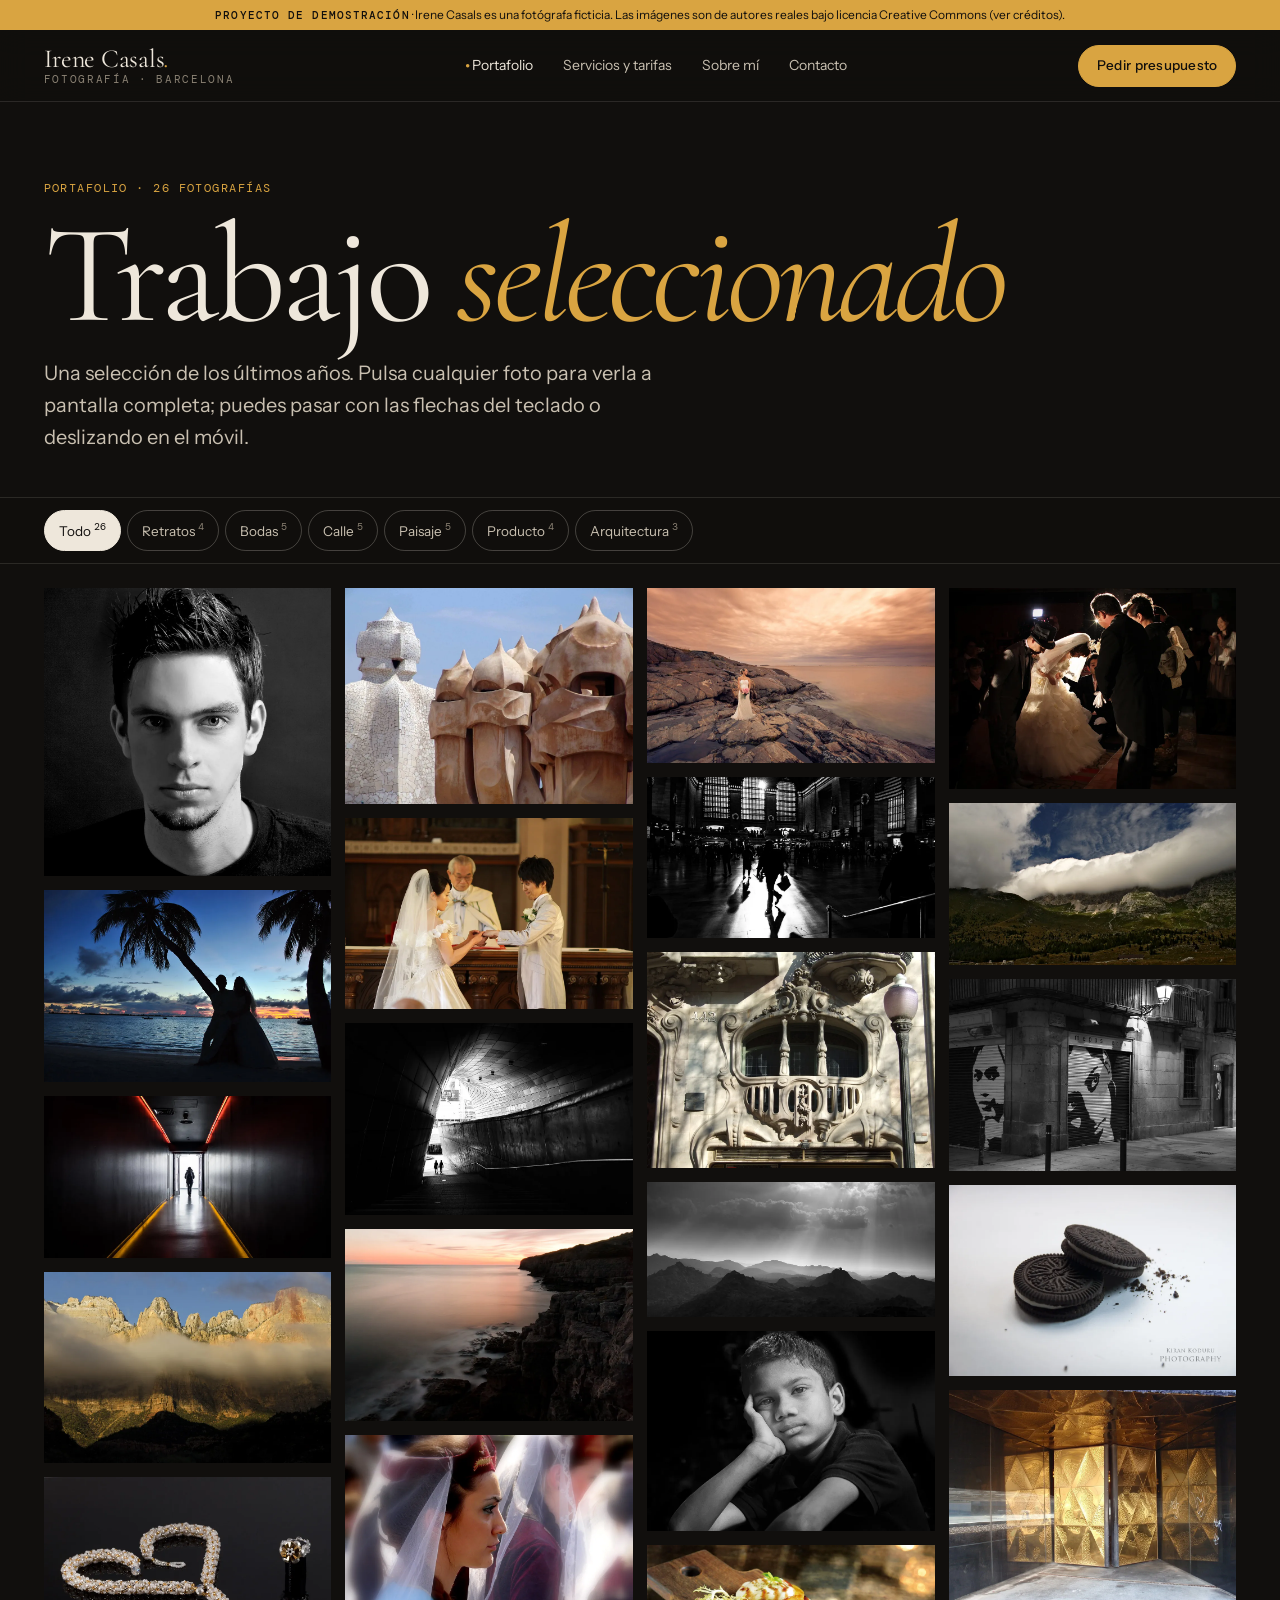
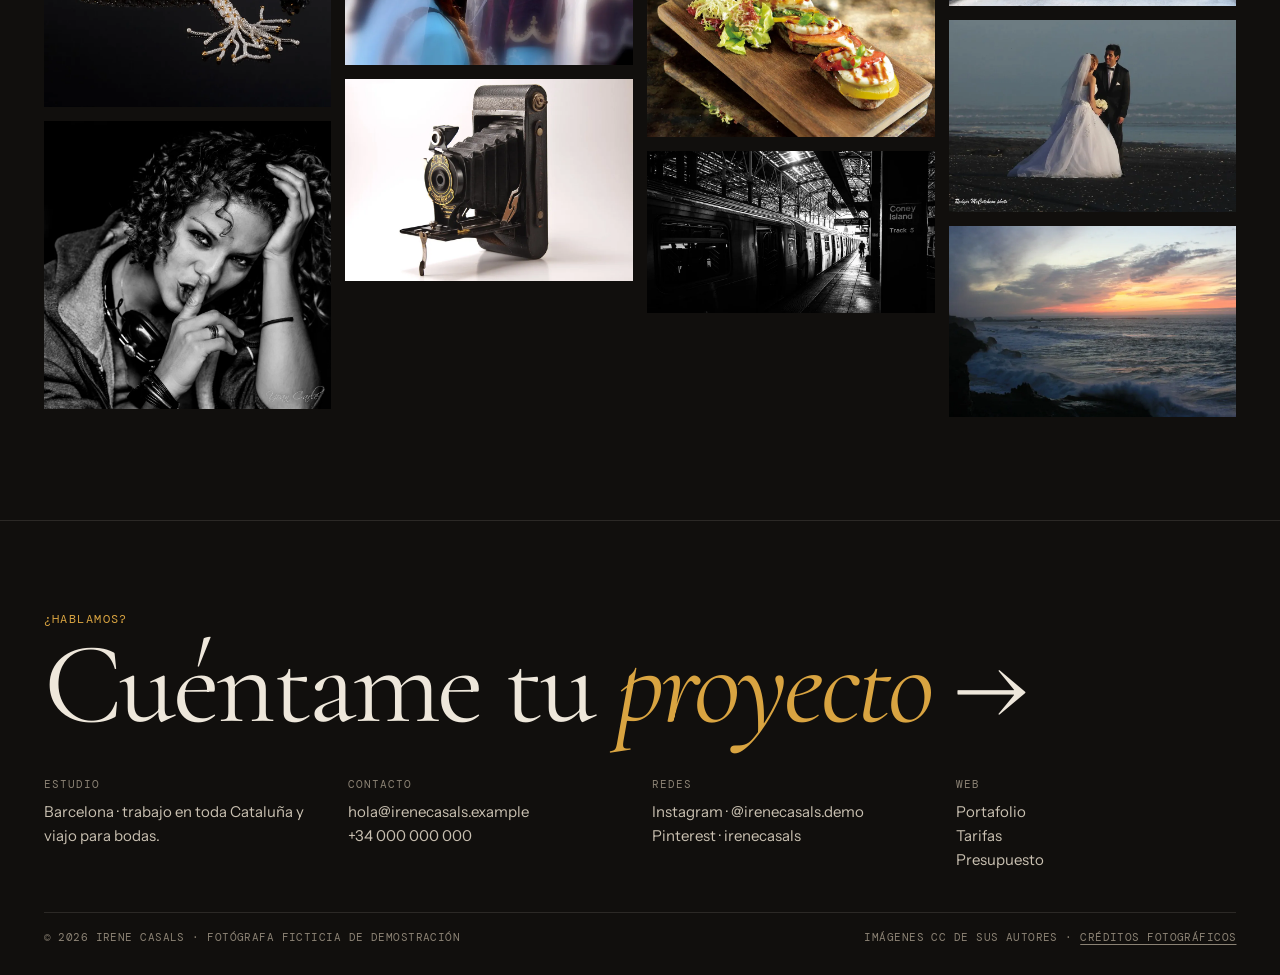
<file: portafolio.html>
<!doctype html>
<html lang="es">
<head>
  <meta charset="utf-8">
  <meta name="viewport" content="width=device-width, initial-scale=1">
  <title>Portafolio · Irene Casals Fotografía</title>
  <meta name="description" content="Portafolio de Irene Casals: retratos, bodas, calle, paisaje, producto y arquitectura. (Web de demostración.)">
  <meta name="robots" content="noindex, nofollow">
  <meta name="theme-color" content="#110f0d">
  <link rel="icon" href="assets/img/favicon.svg" type="image/svg+xml">
  <link rel="preconnect" href="https://fonts.googleapis.com">
  <link rel="preconnect" href="https://fonts.gstatic.com" crossorigin>
  <link rel="stylesheet" href="https://fonts.googleapis.com/css2?family=Cormorant+Garamond:ital,wght@0,400;0,500;1,400&family=DM+Mono:wght@400;500&family=Instrument+Sans:wght@400;500&display=swap">
  <link rel="stylesheet" href="styles.css?v=20260927">
  <script>document.documentElement.classList.add("js");setTimeout(function(){if(!window.__KB_OK)document.documentElement.classList.add("reveal-all");},3500);</script>
</head>
<body>
  <a class="skip-link" href="#main">Saltar al contenido</a>
  <div class="demo-bar" role="note"><span><b>Proyecto de demostración</b><span class="demo-long"> · Irene Casals es una fotógrafa ficticia. Las imágenes son de autores reales bajo licencia Creative Commons (ver créditos).</span></span></div>
  <div class="cursor" aria-hidden="true"><div class="ring"><span>Ver</span></div></div>
  <header class="nav solid" data-nav>
    <div class="nav-inner">
      <a class="logo" href="index.html" aria-label="Irene Casals Fotografía, inicio">Irene Casals<i>.</i><small>Fotografía · Barcelona</small></a>
      <nav class="nav-links" aria-label="Principal">
        <a href="portafolio.html" aria-current="page">Portafolio</a>
        <a href="servicios.html">Servicios y tarifas</a>
        <a href="index.html#sobre-mi">Sobre mí</a>
        <a href="contacto.html">Contacto</a>
      </nav>
      <div class="nav-right">
        <a class="btn btn-amber" href="contacto.html">Pedir presupuesto</a>
        <button class="burger" type="button" aria-expanded="false" aria-controls="menu" aria-label="Abrir menú"><span></span><span></span></button>
      </div>
    </div>
  </header>
  <nav class="menu" id="menu" aria-hidden="true" aria-label="Menú móvil">
    <div>
      <a class="big" href="index.html">Inicio</a>
      <a class="big" href="portafolio.html">Portafolio</a>
      <a class="big" href="servicios.html">Tarifas</a>
      <a class="big" href="contacto.html">Contacto</a>
    </div>
    <div class="mono mute" style="display:grid;gap:4px"><span>hola@irenecasals.example</span><span>+34 000 000 000</span><span>Instagram · @irenecasals.demo</span></div>
  </nav>

  <main id="main">
    <header class="page-head wrap">
      <p class="eyebrow">Portafolio · 26 fotografías</p>
      <h1>Trabajo <em>seleccionado</em></h1>
      <p class="lead">Una selección de los últimos años. Pulsa cualquier foto para verla a pantalla completa; puedes pasar con las flechas del teclado o deslizando en el móvil.</p>
    </header>
    <div class="filters"><div class="wrap" role="group" aria-label="Filtrar por categoría"><button type="button" data-filter="todo" aria-pressed="true">Todo<sup>26</sup></button><button type="button" data-filter="retratos" aria-pressed="false">Retratos<sup>4</sup></button><button type="button" data-filter="bodas" aria-pressed="false">Bodas<sup>5</sup></button><button type="button" data-filter="calle" aria-pressed="false">Calle<sup>5</sup></button><button type="button" data-filter="paisaje" aria-pressed="false">Paisaje<sup>5</sup></button><button type="button" data-filter="producto" aria-pressed="false">Producto<sup>4</sup></button><button type="button" data-filter="arquitectura" aria-pressed="false">Arquitectura<sup>3</sup></button></div></div>
    <div class="wrap" style="padding-bottom:clamp(60px,8vw,110px)">
      <div class="masonry" data-works>
        <button type="button" class="work" data-cat="retratos" data-cat-label="Retratos" data-title="Marc, 24" data-exif="85 mm · f/1.8 · 1/200 · ISO 200" data-cursor="view" aria-label="Ampliar: Marc, 24"><img src="assets/img/retrato-02.webp" alt="Retrato de un joven en blanco y negro sobre fondo oscuro" width="1024" height="1024" loading="eager" fetchpriority="high" decoding="async"><span class="info"><b>Marc, 24</b><span>Retratos</span></span></button>
        <button type="button" class="work" data-cat="bodas" data-cat-label="Bodas" data-title="Laia y Pau, al anochecer" data-exif="35 mm · f/2.8 · 1/160 · ISO 400" data-cursor="view" aria-label="Ampliar: Laia y Pau, al anochecer"><img src="assets/img/boda-01.webp" alt="Silueta de una pareja de novios bajo palmeras al atardecer" width="1023" height="685" loading="eager" fetchpriority="high" decoding="async"><span class="info"><b>Laia y Pau, al anochecer</b><span>Bodas</span></span></button>
        <button type="button" class="work" data-cat="calle" data-cat-label="Calle" data-title="Pasillo naranja" data-exif="28 mm · f/4 · 1/60 · ISO 1600" data-cursor="view" aria-label="Ampliar: Pasillo naranja"><img src="assets/img/calle-01.webp" alt="Silueta de una persona al final de un pasillo con luces naranjas" width="1024" height="576" loading="eager" fetchpriority="high" decoding="async"><span class="info"><b>Pasillo naranja</b><span>Calle</span></span></button>
        <button type="button" class="work" data-cat="paisaje" data-cat-label="Paisaje" data-title="Niebla en los Pirineos" data-exif="70 mm · f/8 · 1/250 · ISO 100" data-cursor="view" aria-label="Ampliar: Niebla en los Pirineos"><img src="assets/img/paisaje-01.webp" alt="Crestas rocosas iluminadas sobre un mar de nubes" width="1023" height="678" loading="eager" fetchpriority="high" decoding="async"><span class="info"><b>Niebla en los Pirineos</b><span>Paisaje</span></span></button>
        <button type="button" class="work" data-cat="producto" data-cat-label="Producto" data-title="Collar de perlas" data-exif="100 mm macro · f/11 · 1/125 · ISO 100" data-cursor="view" aria-label="Ampliar: Collar de perlas"><img src="assets/img/producto-01.webp" alt="Collar de perlas dispuesto en forma de corazón sobre fondo negro" width="1024" height="819" loading="lazy" decoding="async"><span class="info"><b>Collar de perlas</b><span>Producto</span></span></button>
        <button type="button" class="work" data-cat="retratos" data-cat-label="Retratos" data-title="Silencio" data-exif="50 mm · f/2 · 1/250 · ISO 320" data-cursor="view" aria-label="Ampliar: Silencio"><img src="assets/img/retrato-01.webp" alt="Mujer de pelo rizado pidiendo silencio con el dedo en los labios" width="1024" height="1024" loading="lazy" decoding="async"><span class="info"><b>Silencio</b><span>Retratos</span></span></button>
        <button type="button" class="work" data-cat="arquitectura" data-cat-label="Arquitectura" data-title="Chimeneas de La Pedrera" data-exif="24 mm · f/8 · 1/500 · ISO 100" data-cursor="view" aria-label="Ampliar: Chimeneas de La Pedrera"><img src="assets/img/arquitectura-01.webp" alt="Chimeneas de formas orgánicas de un edificio modernista contra el cielo" width="1024" height="768" loading="lazy" decoding="async"><span class="info"><b>Chimeneas de La Pedrera</b><span>Arquitectura</span></span></button>
        <button type="button" class="work" data-cat="bodas" data-cat-label="Bodas" data-title="Los anillos" data-exif="85 mm · f/2 · 1/125 · ISO 800" data-cursor="view" aria-label="Ampliar: Los anillos"><img src="assets/img/boda-03.webp" alt="Novios intercambiando anillos ante el altar" width="1024" height="683" loading="lazy" decoding="async"><span class="info"><b>Los anillos</b><span>Bodas</span></span></button>
        <button type="button" class="work" data-cat="calle" data-cat-label="Calle" data-title="Túnel" data-exif="21 mm · f/5.6 · 1/250 · ISO 400" data-cursor="view" aria-label="Ampliar: Túnel"><img src="assets/img/calle-02.webp" alt="Dos figuras diminutas al final de un túnel de hormigón en blanco y negro" width="1023" height="682" loading="lazy" decoding="async"><span class="info"><b>Túnel</b><span>Calle</span></span></button>
        <button type="button" class="work" data-cat="paisaje" data-cat-label="Paisaje" data-title="Acantilado, larga exposición" data-exif="16 mm · f/11 · 30 s · ISO 50" data-cursor="view" aria-label="Ampliar: Acantilado, larga exposición"><img src="assets/img/paisaje-03.webp" alt="Acantilado junto al mar en calma al atardecer" width="1024" height="683" loading="lazy" decoding="async"><span class="info"><b>Acantilado, larga exposición</b><span>Paisaje</span></span></button>
        <button type="button" class="work" data-cat="retratos" data-cat-label="Retratos" data-title="Velo" data-exif="135 mm · f/2 · 1/500 · ISO 200" data-cursor="view" aria-label="Ampliar: Velo"><img src="assets/img/retrato-04.webp" alt="Mujer de perfil con un velo translúcido" width="1024" height="819" loading="lazy" decoding="async"><span class="info"><b>Velo</b><span>Retratos</span></span></button>
        <button type="button" class="work" data-cat="producto" data-cat-label="Producto" data-title="Kodak de fuelle" data-exif="90 mm · f/11 · 1/160 · ISO 100" data-cursor="view" aria-label="Ampliar: Kodak de fuelle"><img src="assets/img/producto-02.webp" alt="Cámara antigua de fuelle sobre fondo blanco" width="1024" height="716" loading="lazy" decoding="async"><span class="info"><b>Kodak de fuelle</b><span>Producto</span></span></button>
        <button type="button" class="work" data-cat="bodas" data-cat-label="Bodas" data-title="Novia en las rocas" data-exif="24 mm · f/5.6 · 1/320 · ISO 200" data-cursor="view" aria-label="Ampliar: Novia en las rocas"><img src="assets/img/boda-02.webp" alt="Novia sobre rocas junto al mar con cielo rosado" width="1024" height="622" loading="lazy" decoding="async"><span class="info"><b>Novia en las rocas</b><span>Bodas</span></span></button>
        <button type="button" class="work" data-cat="calle" data-cat-label="Calle" data-title="Gran estación" data-exif="35 mm · f/5.6 · 1/500 · ISO 800" data-cursor="view" aria-label="Ampliar: Gran estación"><img src="assets/img/calle-03.webp" alt="Siluetas atravesando el haz de luz de una gran estación" width="1024" height="576" loading="lazy" decoding="async"><span class="info"><b>Gran estación</b><span>Calle</span></span></button>
        <button type="button" class="work" data-cat="arquitectura" data-cat-label="Arquitectura" data-title="Balcón modernista" data-exif="50 mm · f/8 · 1/200 · ISO 100" data-cursor="view" aria-label="Ampliar: Balcón modernista"><img src="assets/img/arquitectura-02.webp" alt="Balcón modernista con relieves de piedra y una farola" width="1024" height="768" loading="lazy" decoding="async"><span class="info"><b>Balcón modernista</b><span>Arquitectura</span></span></button>
        <button type="button" class="work" data-cat="paisaje" data-cat-label="Paisaje" data-title="Rayos sobre la sierra" data-exif="200 mm · f/8 · 1/1000 · ISO 100" data-cursor="view" aria-label="Ampliar: Rayos sobre la sierra"><img src="assets/img/paisaje-02.webp" alt="Rayos de sol atravesando nubes sobre montañas, en blanco y negro" width="1024" height="479" loading="lazy" decoding="async"><span class="info"><b>Rayos sobre la sierra</b><span>Paisaje</span></span></button>
        <button type="button" class="work" data-cat="retratos" data-cat-label="Retratos" data-title="Nil" data-exif="85 mm · f/2.2 · 1/160 · ISO 400" data-cursor="view" aria-label="Ampliar: Nil"><img src="assets/img/retrato-03.webp" alt="Niño apoyado en su mano mirando a cámara" width="1024" height="712" loading="lazy" decoding="async"><span class="info"><b>Nil</b><span>Retratos</span></span></button>
        <button type="button" class="work" data-cat="producto" data-cat-label="Producto" data-title="Tostas para Kabrera" data-exif="50 mm · f/4 · 1/125 · ISO 400" data-cursor="view" aria-label="Ampliar: Tostas para Kabrera"><img src="assets/img/producto-03.webp" alt="Tostas sobre una tabla de madera con luz cálida" width="1000" height="668" loading="lazy" decoding="async"><span class="info"><b>Tostas para Kabrera</b><span>Producto</span></span></button>
        <button type="button" class="work" data-cat="calle" data-cat-label="Calle" data-title="Coney Island, vía 5" data-exif="28 mm · f/8 · 1/250 · ISO 400" data-cursor="view" aria-label="Ampliar: Coney Island, vía 5"><img src="assets/img/calle-04.webp" alt="Andén de metro con un tren detenido en blanco y negro" width="1024" height="576" loading="lazy" decoding="async"><span class="info"><b>Coney Island, vía 5</b><span>Calle</span></span></button>
        <button type="button" class="work" data-cat="bodas" data-cat-label="Bodas" data-title="El primer baile" data-exif="35 mm · f/1.4 · 1/250 · ISO 3200" data-cursor="view" aria-label="Ampliar: El primer baile"><img src="assets/img/boda-04.webp" alt="Novios en penumbra iluminados por un foco" width="1024" height="717" loading="lazy" decoding="async"><span class="info"><b>El primer baile</b><span>Bodas</span></span></button>
        <button type="button" class="work" data-cat="paisaje" data-cat-label="Paisaje" data-title="La ola de nubes" data-exif="24 mm · f/9 · 1/320 · ISO 100" data-cursor="view" aria-label="Ampliar: La ola de nubes"><img src="assets/img/paisaje-04.webp" alt="Nube baja cayendo sobre una ladera verde" width="1024" height="576" loading="lazy" decoding="async"><span class="info"><b>La ola de nubes</b><span>Paisaje</span></span></button>
        <button type="button" class="work" data-cat="calle" data-cat-label="Calle" data-title="Persianas del Raval" data-exif="35 mm · f/2 · 1/60 · ISO 1600" data-cursor="view" aria-label="Ampliar: Persianas del Raval"><img src="assets/img/calle-05.webp" alt="Retratos pintados en las persianas de una calle nocturna" width="1024" height="683" loading="lazy" decoding="async"><span class="info"><b>Persianas del Raval</b><span>Calle</span></span></button>
        <button type="button" class="work" data-cat="producto" data-cat-label="Producto" data-title="Galletas" data-exif="100 mm macro · f/8 · 1/160 · ISO 100" data-cursor="view" aria-label="Ampliar: Galletas"><img src="assets/img/producto-04.webp" alt="Dos galletas de chocolate con migas sobre fondo blanco" width="1024" height="680" loading="lazy" decoding="async"><span class="info"><b>Galletas</b><span>Producto</span></span></button>
        <button type="button" class="work" data-cat="arquitectura" data-cat-label="Arquitectura" data-title="Puertas doradas" data-exif="24 mm · f/8 · 1/60 · ISO 400" data-cursor="view" aria-label="Ampliar: Puertas doradas"><img src="assets/img/arquitectura-03.webp" alt="Paneles metálicos dorados y facetados en una entrada" width="1024" height="768" loading="lazy" decoding="async"><span class="info"><b>Puertas doradas</b><span>Arquitectura</span></span></button>
        <button type="button" class="work" data-cat="bodas" data-cat-label="Bodas" data-title="Orilla" data-exif="85 mm · f/2.8 · 1/400 · ISO 200" data-cursor="view" aria-label="Ampliar: Orilla"><img src="assets/img/boda-05.webp" alt="Pareja de novios en una playa de arena negra" width="1024" height="683" loading="lazy" decoding="async"><span class="info"><b>Orilla</b><span>Bodas</span></span></button>
        <button type="button" class="work" data-cat="paisaje" data-cat-label="Paisaje" data-title="Tormenta en la Costa Brava" data-exif="24 mm · f/8 · 1/15 · ISO 100" data-cursor="view" aria-label="Ampliar: Tormenta en la Costa Brava"><img src="assets/img/paisaje-05.webp" alt="Olas rompiendo contra rocas bajo un cielo de tormenta al atardecer" width="1024" height="682" loading="lazy" decoding="async"><span class="info"><b>Tormenta en la Costa Brava</b><span>Paisaje</span></span></button>
      </div>
    </div>
    <div class="lightbox" data-lightbox role="dialog" aria-modal="true" aria-label="Visor de fotografías" aria-hidden="true">
      <div class="lb-top"><span class="mono" data-lb-count>01 / 26</span><span class="mono mute" data-lb-cat></span><button class="lb-close" type="button" aria-label="Cerrar visor">×</button></div>
      <div class="lb-stage">
        <img src="assets/img/retrato-02.webp" alt="" width="1024" height="1024">
        <button class="lb-arrow lb-prev" type="button" aria-label="Foto anterior">←</button>
        <button class="lb-arrow lb-next" type="button" aria-label="Foto siguiente">→</button>
      </div>
      <div class="lb-bottom"><h2 data-lb-title>—</h2><span class="exif" data-lb-exif></span></div>
    </div>
  </main>

  <footer class="footer">
    <div class="wrap">
      <p class="eyebrow">¿Hablamos?</p>
      <a class="foot-big" href="contacto.html" data-cursor="link">Cuéntame tu <em>proyecto</em> →</a>
      <div class="foot-grid">
        <div><h2>Estudio</h2><p>Barcelona · trabajo en toda Cataluña y viajo para bodas.</p></div>
        <div><h2>Contacto</h2><ul><li>hola@irenecasals.example</li><li>+34 000 000 000</li></ul></div>
        <div><h2>Redes</h2><ul><li>Instagram · @irenecasals.demo</li><li>Pinterest · irenecasals</li></ul></div>
        <div><h2>Web</h2><ul><li><a href="portafolio.html">Portafolio</a></li><li><a href="servicios.html">Tarifas</a></li><li><a href="contacto.html">Presupuesto</a></li></ul></div>
      </div>
      <div class="foot-bottom"><span>© 2026 Irene Casals · Fotógrafa ficticia de demostración</span><span>Imágenes CC de sus autores · <a href="creditos.html">Créditos fotográficos</a></span></div>
    </div>
  </footer>
  <script defer src="lib/gsap.min.js?v=20260927"></script>
  <script defer src="lib/ScrollTrigger.min.js?v=20260927"></script>
  <script defer src="lib/manifest.js?v=20260927"></script>
  <script defer src="main.js?v=20260927"></script>
</body>
</html>
</file>
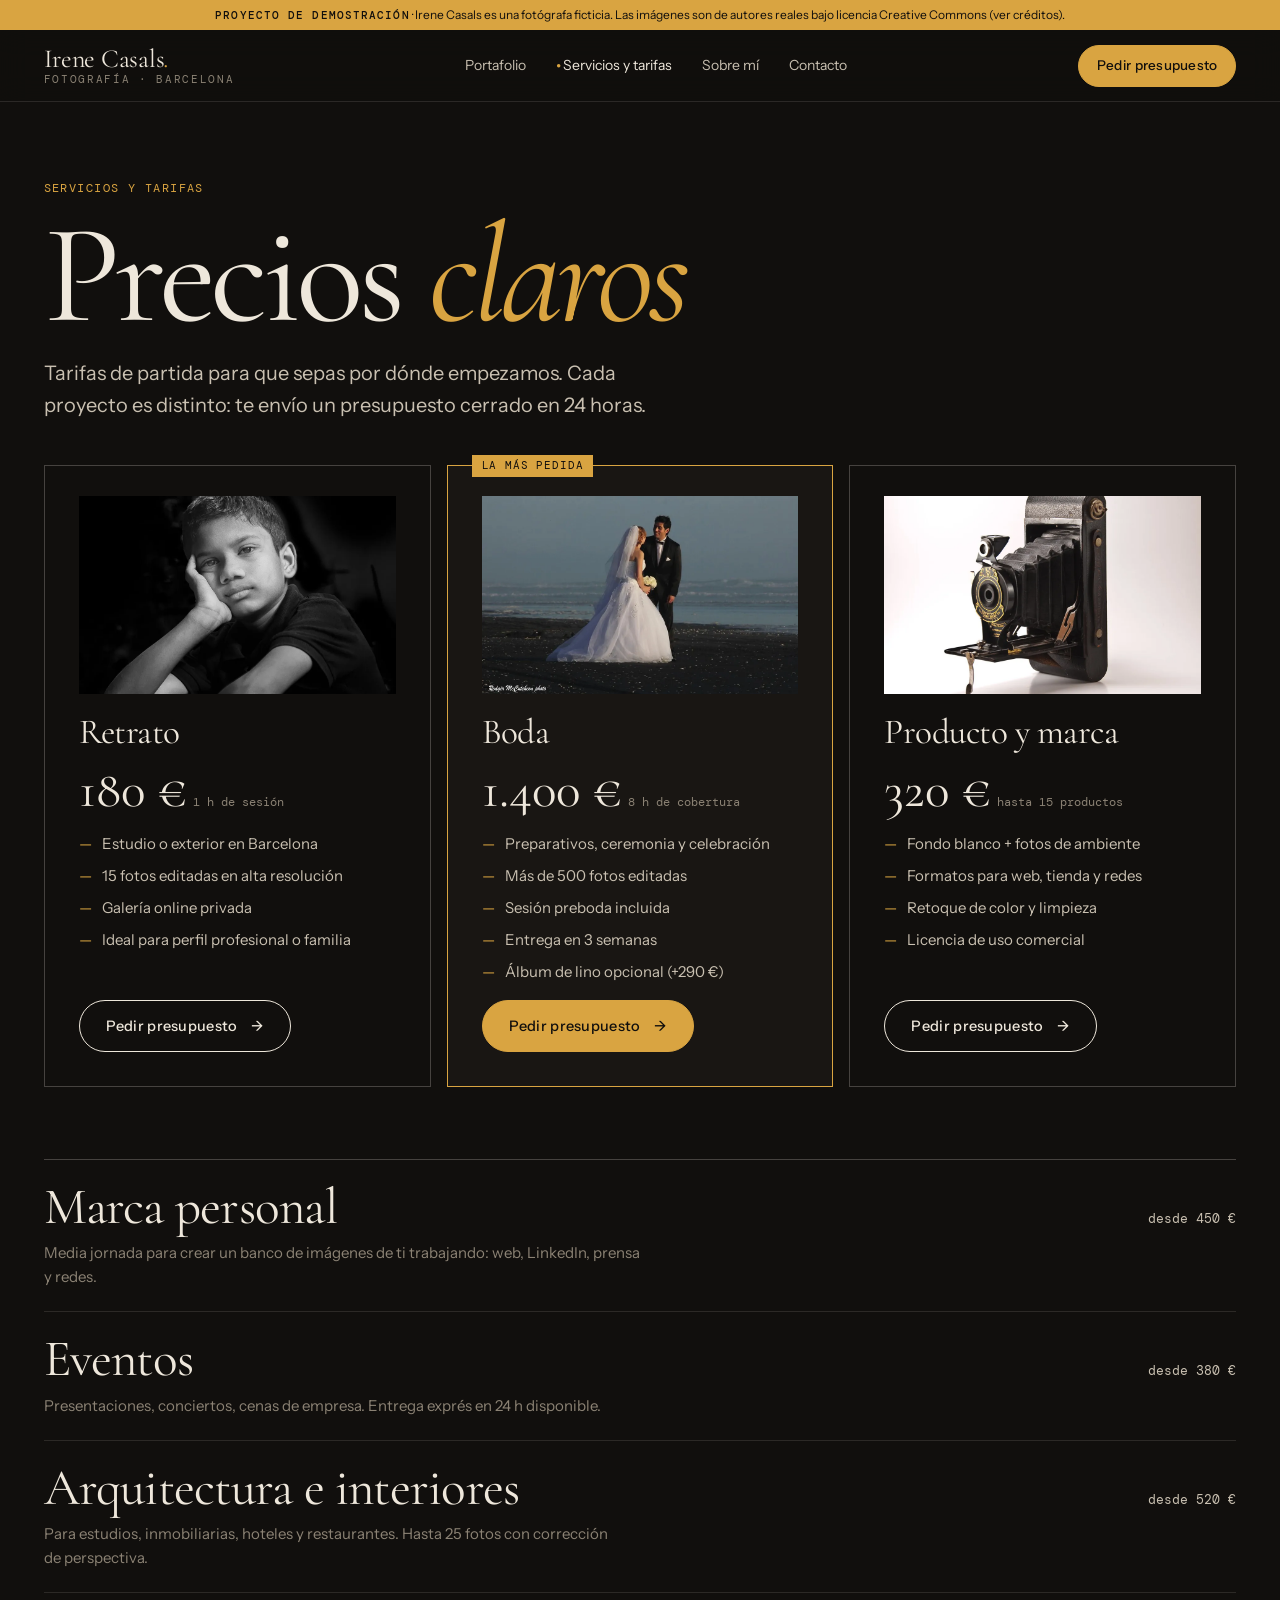
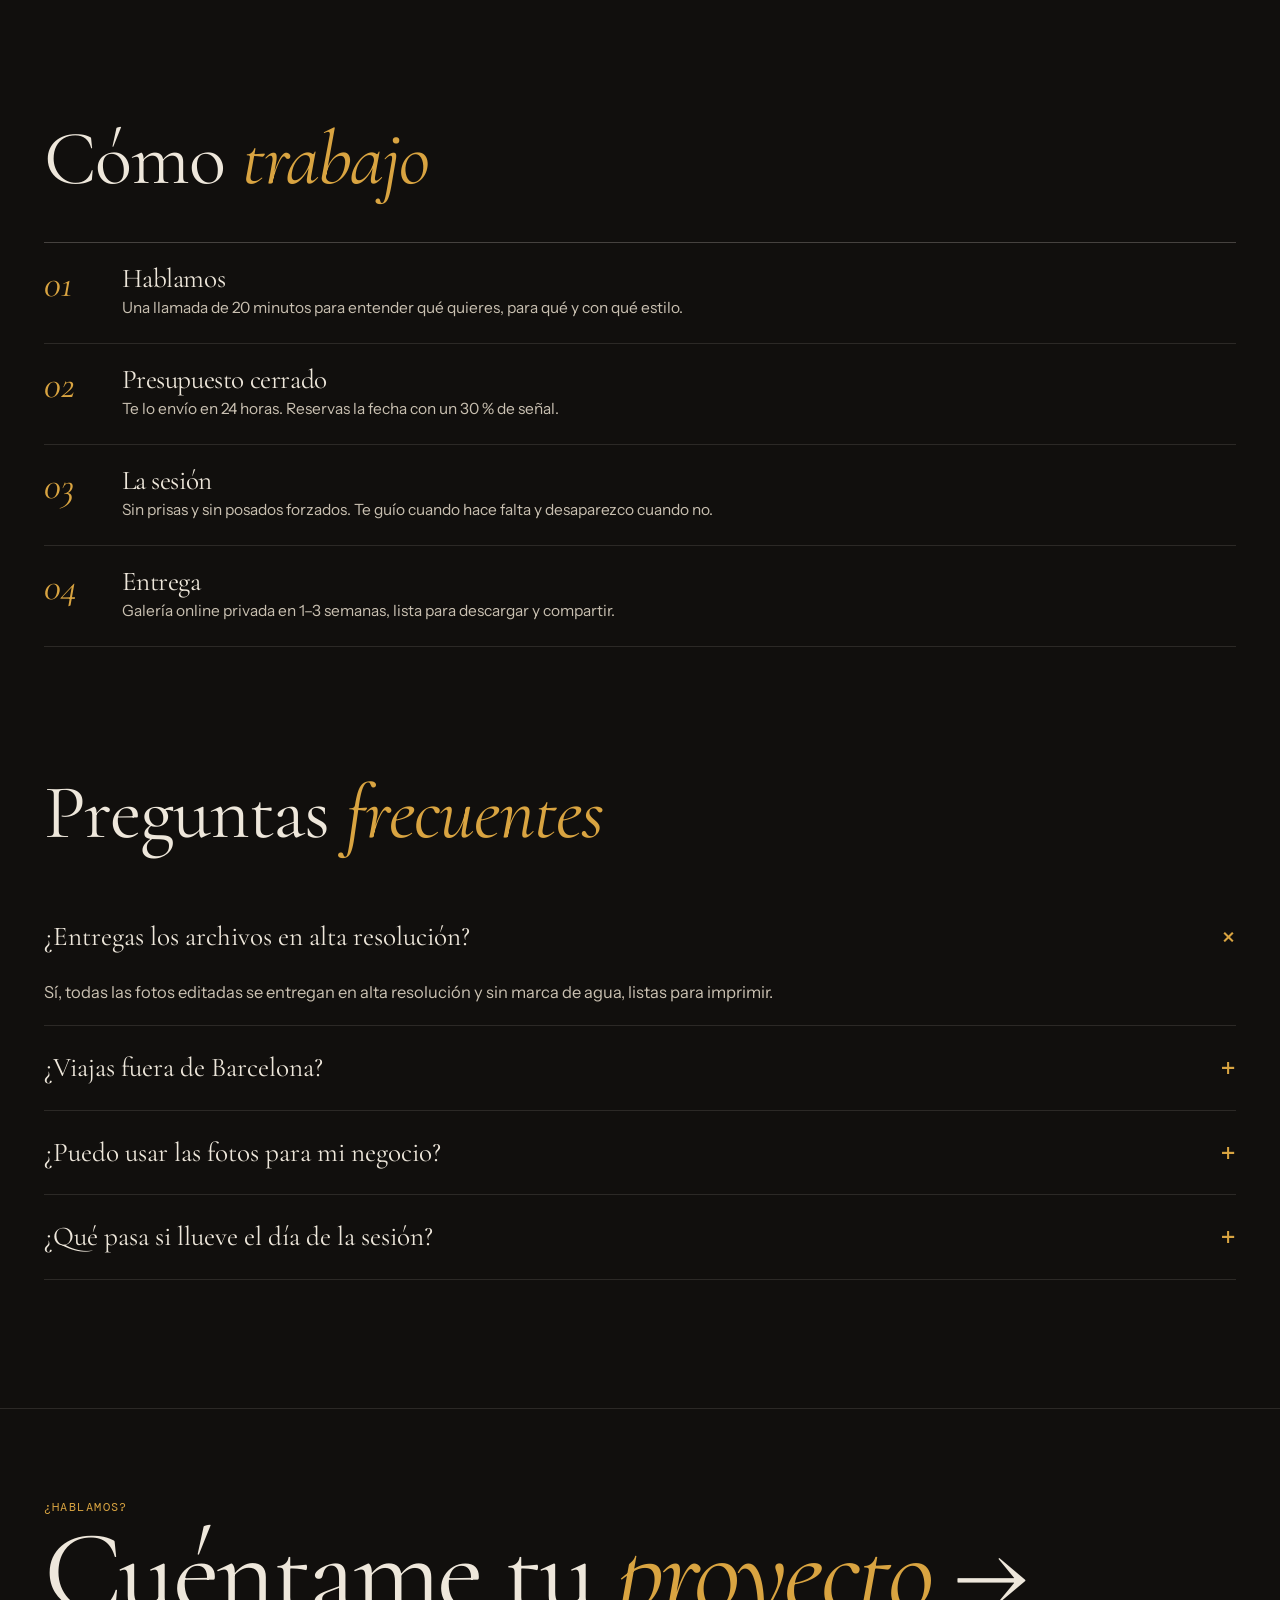
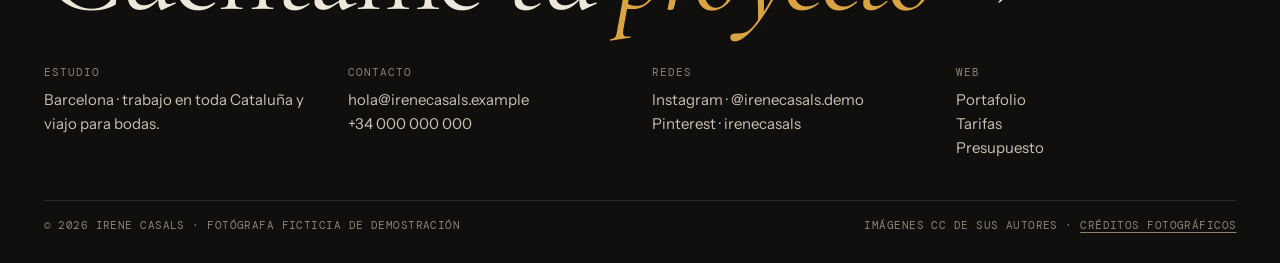
<file: servicios.html>
<!doctype html>
<html lang="es">
<head>
  <meta charset="utf-8">
  <meta name="viewport" content="width=device-width, initial-scale=1">
  <title>Servicios y tarifas · Irene Casals Fotografía</title>
  <meta name="description" content="Tarifas de fotografía de retrato, bodas, producto, marca personal, eventos y arquitectura en Barcelona. (Web de demostración.)">
  <meta name="robots" content="noindex, nofollow">
  <meta name="theme-color" content="#110f0d">
  <link rel="icon" href="assets/img/favicon.svg" type="image/svg+xml">
  <link rel="preconnect" href="https://fonts.googleapis.com">
  <link rel="preconnect" href="https://fonts.gstatic.com" crossorigin>
  <link rel="stylesheet" href="https://fonts.googleapis.com/css2?family=Cormorant+Garamond:ital,wght@0,400;0,500;1,400&family=DM+Mono:wght@400;500&family=Instrument+Sans:wght@400;500&display=swap">
  <link rel="stylesheet" href="styles.css?v=20260927">
  <script>document.documentElement.classList.add("js");setTimeout(function(){if(!window.__KB_OK)document.documentElement.classList.add("reveal-all");},3500);</script>
</head>
<body>
  <a class="skip-link" href="#main">Saltar al contenido</a>
  <div class="demo-bar" role="note"><span><b>Proyecto de demostración</b><span class="demo-long"> · Irene Casals es una fotógrafa ficticia. Las imágenes son de autores reales bajo licencia Creative Commons (ver créditos).</span></span></div>
  <div class="cursor" aria-hidden="true"><div class="ring"><span>Ver</span></div></div>
  <header class="nav solid" data-nav>
    <div class="nav-inner">
      <a class="logo" href="index.html" aria-label="Irene Casals Fotografía, inicio">Irene Casals<i>.</i><small>Fotografía · Barcelona</small></a>
      <nav class="nav-links" aria-label="Principal">
        <a href="portafolio.html">Portafolio</a>
        <a href="servicios.html" aria-current="page">Servicios y tarifas</a>
        <a href="index.html#sobre-mi">Sobre mí</a>
        <a href="contacto.html">Contacto</a>
      </nav>
      <div class="nav-right">
        <a class="btn btn-amber" href="contacto.html">Pedir presupuesto</a>
        <button class="burger" type="button" aria-expanded="false" aria-controls="menu" aria-label="Abrir menú"><span></span><span></span></button>
      </div>
    </div>
  </header>
  <nav class="menu" id="menu" aria-hidden="true" aria-label="Menú móvil">
    <div>
      <a class="big" href="index.html">Inicio</a>
      <a class="big" href="portafolio.html">Portafolio</a>
      <a class="big" href="servicios.html">Tarifas</a>
      <a class="big" href="contacto.html">Contacto</a>
    </div>
    <div class="mono mute" style="display:grid;gap:4px"><span>hola@irenecasals.example</span><span>+34 000 000 000</span><span>Instagram · @irenecasals.demo</span></div>
  </nav>

  <main id="main">
    <header class="page-head wrap">
      <p class="eyebrow">Servicios y tarifas</p>
      <h1>Precios <em>claros</em></h1>
      <p class="lead">Tarifas de partida para que sepas por dónde empezamos. Cada proyecto es distinto: te envío un presupuesto cerrado en 24 horas.</p>
    </header>
    <section class="wrap" aria-label="Paquetes">
      <div class="packs">
        <article class="pack" id="retrato" data-reveal style="--d:0ms">
          
          <div class="ph"><img src="assets/img/retrato-03.webp" alt="Niño apoyado en su mano mirando a cámara" width="1024" height="712" loading="lazy" decoding="async"></div>
          <h2>Retrato</h2>
          <p class="price">180 €<small>1 h de sesión</small></p>
          <ul><li>Estudio o exterior en Barcelona</li><li>15 fotos editadas en alta resolución</li><li>Galería online privada</li><li>Ideal para perfil profesional o familia</li></ul>
          <a class="btn" href="contacto.html?tipo=retrato">Pedir presupuesto <span class="ar">→</span></a>
        </article>
        <article class="pack featured" id="boda" data-reveal style="--d:90ms">
          <span class="tag">La más pedida</span>
          <div class="ph"><img src="assets/img/boda-05.webp" alt="Pareja de novios en una playa" width="1024" height="683" loading="lazy" decoding="async"></div>
          <h2>Boda</h2>
          <p class="price">1.400 €<small>8 h de cobertura</small></p>
          <ul><li>Preparativos, ceremonia y celebración</li><li>Más de 500 fotos editadas</li><li>Sesión preboda incluida</li><li>Entrega en 3 semanas</li><li>Álbum de lino opcional (+290 €)</li></ul>
          <a class="btn btn-amber" href="contacto.html?tipo=boda">Pedir presupuesto <span class="ar">→</span></a>
        </article>
        <article class="pack" id="producto" data-reveal style="--d:180ms">
          
          <div class="ph"><img src="assets/img/producto-02.webp" alt="Cámara antigua de fuelle sobre fondo blanco" width="1024" height="716" loading="lazy" decoding="async"></div>
          <h2>Producto y marca</h2>
          <p class="price">320 €<small>hasta 15 productos</small></p>
          <ul><li>Fondo blanco + fotos de ambiente</li><li>Formatos para web, tienda y redes</li><li>Retoque de color y limpieza</li><li>Licencia de uso comercial</li></ul>
          <a class="btn" href="contacto.html?tipo=producto">Pedir presupuesto <span class="ar">→</span></a>
        </article>
      </div>
      <div class="svc-list" style="margin-top:clamp(40px,6vw,72px)">
        <a class="svc-row" href="contacto.html?tipo=marca" data-reveal><h3>Marca personal</h3><span class="pr">desde 450 €</span><p>Media jornada para crear un banco de imágenes de ti trabajando: web, LinkedIn, prensa y redes.</p></a>
        <a class="svc-row" href="contacto.html?tipo=evento" data-reveal><h3>Eventos</h3><span class="pr">desde 380 €</span><p>Presentaciones, conciertos, cenas de empresa. Entrega exprés en 24 h disponible.</p></a>
        <a class="svc-row" href="contacto.html?tipo=arquitectura" data-reveal><h3>Arquitectura e interiores</h3><span class="pr">desde 520 €</span><p>Para estudios, inmobiliarias, hoteles y restaurantes. Hasta 25 fotos con corrección de perspectiva.</p></a>
      </div>
    </section>

    <section class="section wrap" aria-labelledby="proc-t">
      <div class="series-head"><h2 id="proc-t" data-reveal>Cómo <em>trabajo</em></h2></div>
      <ol class="process">
        <li data-reveal><div><h3>Hablamos</h3><p>Una llamada de 20 minutos para entender qué quieres, para qué y con qué estilo.</p></div></li>
        <li data-reveal><div><h3>Presupuesto cerrado</h3><p>Te lo envío en 24 horas. Reservas la fecha con un 30 % de señal.</p></div></li>
        <li data-reveal><div><h3>La sesión</h3><p>Sin prisas y sin posados forzados. Te guío cuando hace falta y desaparezco cuando no.</p></div></li>
        <li data-reveal><div><h3>Entrega</h3><p>Galería online privada en 1–3 semanas, lista para descargar y compartir.</p></div></li>
      </ol>
    </section>

    <section class="section wrap" style="padding-top:0" aria-labelledby="faq-t">
      <div class="series-head"><h2 id="faq-t" data-reveal>Preguntas <em>frecuentes</em></h2></div>
      <div class="faq">
        <details open><summary>¿Entregas los archivos en alta resolución?</summary><p class="ans">Sí, todas las fotos editadas se entregan en alta resolución y sin marca de agua, listas para imprimir.</p></details>
        <details><summary>¿Viajas fuera de Barcelona?</summary><p class="ans">Claro. Dentro de Cataluña el desplazamiento cuesta 60 €; para el resto, lo incluyo en el presupuesto.</p></details>
        <details><summary>¿Puedo usar las fotos para mi negocio?</summary><p class="ans">En las sesiones de producto, marca y arquitectura incluyo licencia de uso comercial. En retrato y boda, uso personal y en redes.</p></details>
        <details><summary>¿Qué pasa si llueve el día de la sesión?</summary><p class="ans">Cambiamos la fecha sin coste o buscamos un interior. La luz de un día nublado, además, es preciosa para retrato.</p></details>
      </div>
    </section>
  </main>

  <footer class="footer">
    <div class="wrap">
      <p class="eyebrow">¿Hablamos?</p>
      <a class="foot-big" href="contacto.html" data-cursor="link">Cuéntame tu <em>proyecto</em> →</a>
      <div class="foot-grid">
        <div><h2>Estudio</h2><p>Barcelona · trabajo en toda Cataluña y viajo para bodas.</p></div>
        <div><h2>Contacto</h2><ul><li>hola@irenecasals.example</li><li>+34 000 000 000</li></ul></div>
        <div><h2>Redes</h2><ul><li>Instagram · @irenecasals.demo</li><li>Pinterest · irenecasals</li></ul></div>
        <div><h2>Web</h2><ul><li><a href="portafolio.html">Portafolio</a></li><li><a href="servicios.html">Tarifas</a></li><li><a href="contacto.html">Presupuesto</a></li></ul></div>
      </div>
      <div class="foot-bottom"><span>© 2026 Irene Casals · Fotógrafa ficticia de demostración</span><span>Imágenes CC de sus autores · <a href="creditos.html">Créditos fotográficos</a></span></div>
    </div>
  </footer>
  <script defer src="lib/gsap.min.js?v=20260927"></script>
  <script defer src="lib/ScrollTrigger.min.js?v=20260927"></script>
  <script defer src="lib/manifest.js?v=20260927"></script>
  <script defer src="main.js?v=20260927"></script>
</body>
</html>
</file>
<file: styles.css>
/* =============================================================
   IRENE CASALS — Fotografía · Barcelona
   Archetype: Dark gallery (warm near-black, cream type, amber)
   The photographs are the design. Everything else steps back.
   ============================================================= */

/* 1. Tokens ---------------------------------------------------- */
:root {
  --bg:    #110f0d;
  --bg-2:  #191613;
  --bg-3:  #231f1b;
  --ink:   #eee7db;
  --ink-2: #c9c0b1;
  --mute:  #8b8274;
  --amber: #d9a441;
  --line:  rgba(238, 231, 219, 0.12);
  --line-2:rgba(238, 231, 219, 0.24);

  --display: "Cormorant Garamond", "Cormorant", Georgia, serif;
  --sans:    "Instrument Sans", "Helvetica Neue", Arial, sans-serif;
  --mono:    "DM Mono", ui-monospace, Consolas, monospace;

  --gutter: clamp(16px, 3.4vw, 44px);
  --maxw: 1440px;
  --demo-h: 30px;
  --nav-h: 72px;
  --ease: cubic-bezier(0.16, 1, 0.3, 1);
}

/* 2. Reset & base ---------------------------------------------- */
*, *::before, *::after { box-sizing: border-box; margin: 0; padding: 0; }
html { -webkit-text-size-adjust: 100%; overflow-x: clip; scroll-behavior: smooth; scroll-padding-top: calc(var(--demo-h) + var(--nav-h) + 16px); background: var(--bg); }
body { font-family: var(--sans); font-size: 16.5px; line-height: 1.6; color: var(--ink); background: var(--bg); -webkit-font-smoothing: antialiased; overflow-x: clip; padding-top: var(--demo-h); }
img, svg { display: block; max-width: 100%; }
img { height: auto; }
button, input, select, textarea { font: inherit; color: inherit; }
button { cursor: pointer; border: 0; background: none; }
a { color: inherit; text-decoration: none; }
ul, ol { list-style: none; }
p { text-wrap: pretty; }
h1, h2, h3 { font-family: var(--display); font-weight: 400; line-height: 1; letter-spacing: -0.015em; text-wrap: balance; }
h1 em, h2 em, h3 em { font-style: italic; color: var(--amber); }
::selection { background: var(--amber); color: var(--bg); }
:focus-visible { outline: 1.5px solid var(--amber); outline-offset: 3px; }

/* 3. Utilities ------------------------------------------------- */
.skip-link { position: fixed; top: -100px; left: 1rem; z-index: 999; padding: .6rem 1rem; background: var(--ink); color: var(--bg); }
.skip-link:focus { top: 1rem; }
.sr-only { position: absolute; width: 1px; height: 1px; overflow: hidden; clip: rect(0 0 0 0); white-space: nowrap; }
.wrap { width: 100%; max-width: var(--maxw); margin-inline: auto; padding-inline: var(--gutter); }
.section { padding-block: clamp(72px, 10vw, 140px); }
.mono { font-family: var(--mono); font-size: 12px; letter-spacing: .04em; text-transform: uppercase; }
.mute { color: var(--mute); }
.eyebrow { font-family: var(--mono); font-size: 12px; letter-spacing: .12em; text-transform: uppercase; color: var(--amber); }
.lead { font-size: clamp(1.05rem, 1.6vw, 1.25rem); color: var(--ink-2); max-width: 48ch; }

.btn { display: inline-flex; align-items: center; gap: 14px; min-height: 52px; padding: 0 26px; border: 1px solid var(--ink); border-radius: 999px; font-size: 14.5px; font-weight: 500; letter-spacing: .02em; transition: background .35s var(--ease), color .35s, border-color .35s; }
.btn:hover, .btn:focus-visible { background: var(--ink); color: var(--bg); }
.btn-amber { background: var(--amber); border-color: var(--amber); color: var(--bg); }
.btn-amber:hover { background: var(--ink); border-color: var(--ink); }
.btn .ar { transition: transform .4s var(--ease); }
.btn:hover .ar { transform: translateX(4px); }
.link { position: relative; font-size: 14.5px; }
.link::after { content: ""; position: absolute; left: 0; right: 0; bottom: -3px; height: 1px; background: currentColor; transform-origin: right; transform: scaleX(0); transition: transform .5s var(--ease); }
.link:hover::after { transform-origin: left; transform: scaleX(1); }

/* Demo bar */
.demo-bar { position: fixed; inset: 0 0 auto 0; z-index: 90; height: var(--demo-h); display: flex; align-items: center; justify-content: center; padding: 0 12px; background: var(--amber); color: var(--bg); font-size: 12px; white-space: nowrap; overflow: hidden; }
.demo-bar > span { overflow: hidden; text-overflow: ellipsis; }
.demo-bar b { font-family: var(--mono); font-weight: 500; letter-spacing: .1em; text-transform: uppercase; font-size: 11px; }
.demo-long { display: none; }
@media (min-width: 720px) { .demo-long { display: inline; } }

/* 4. Nav ------------------------------------------------------- */
.nav { position: fixed; left: 0; right: 0; top: var(--demo-h); z-index: 50; height: var(--nav-h); transition: background .4s, border-color .4s; border-bottom: 1px solid transparent; }
.nav.is-scrolled, .nav.solid { background: rgba(17, 15, 13, .9); border-bottom-color: var(--line); }
@supports (backdrop-filter: blur(10px)) { .nav.is-scrolled, .nav.solid { background: rgba(17,15,13,.7); backdrop-filter: blur(14px); -webkit-backdrop-filter: blur(14px); } }
.nav-inner { height: 100%; max-width: var(--maxw); margin-inline: auto; padding-inline: var(--gutter); display: flex; align-items: center; justify-content: space-between; gap: 20px; }
.logo { font-family: var(--display); font-size: 26px; line-height: 1; letter-spacing: -.01em; }
.logo i { color: var(--amber); }
.logo small { display: block; font-family: var(--mono); font-size: 10.5px; letter-spacing: .16em; text-transform: uppercase; color: var(--mute); margin-top: 3px; }
.nav-links { display: none; gap: 30px; }
.nav-links a { font-size: 14px; color: var(--ink-2); transition: color .3s; }
.nav-links a:hover, .nav-links a[aria-current="page"] { color: var(--ink); }
.nav-links a[aria-current="page"]::before { content: "● "; color: var(--amber); font-size: 8px; vertical-align: 2px; }
.nav-right { display: flex; align-items: center; gap: 10px; }
.nav-right .btn { display: none; min-height: 42px; padding: 0 18px; font-size: 13.5px; }
.burger { width: 46px; height: 46px; display: grid; place-content: center; gap: 7px; }
.burger span { width: 26px; height: 1.5px; background: var(--ink); transition: transform .4s var(--ease); }
.burger[aria-expanded="true"] span:nth-child(1) { transform: translateY(4.25px) rotate(45deg); }
.burger[aria-expanded="true"] span:nth-child(2) { transform: translateY(-4.25px) rotate(-45deg); }
.menu { position: fixed; inset: 0; z-index: 49; background: var(--bg); padding: calc(var(--demo-h) + var(--nav-h) + 24px) var(--gutter) 30px; display: flex; flex-direction: column; justify-content: space-between; opacity: 0; visibility: hidden; transition: opacity .5s var(--ease), visibility 0s .5s; }
.menu.is-open { opacity: 1; visibility: visible; transition: opacity .5s var(--ease), visibility 0s; }
.menu a.big { display: block; font-family: var(--display); font-size: clamp(2.8rem, 13vw, 4.2rem); line-height: 1.05; }
.menu a.big:hover { color: var(--amber); font-style: italic; }

/* 5. Custom cursor (only with a fine pointer) ----------------- */
.cursor { position: fixed; left: 0; top: 0; z-index: 200; pointer-events: none; opacity: 0; transition: opacity .3s; }
.cursor.is-ready { opacity: 1; }
.cursor .ring { position: absolute; width: 38px; height: 38px; margin: -19px 0 0 -19px; border: 1px solid rgba(238,231,219,.6); border-radius: 50%; display: grid; place-items: center; transition: width .4s var(--ease), height .4s var(--ease), margin .4s var(--ease), background .3s, border-color .3s; }
.cursor .ring span { font-family: var(--mono); font-size: 11px; letter-spacing: .1em; text-transform: uppercase; color: var(--bg); opacity: 0; transition: opacity .2s; }
.cursor.is-view .ring { width: 86px; height: 86px; margin: -43px 0 0 -43px; background: var(--amber); border-color: var(--amber); }
.cursor.is-view .ring span { opacity: 1; }
.cursor.is-link .ring { width: 54px; height: 54px; margin: -27px 0 0 -27px; border-color: var(--amber); }

/* 6. HERO slideshow (signature) -------------------------------- */
.hero { position: relative; height: calc(100svh - var(--demo-h)); min-height: 560px; overflow: hidden; background: #000; }
.slides { position: absolute; inset: 0; }
.slide { position: absolute; inset: 0; opacity: 0; transition: opacity 1.6s ease; }
.slide.is-active { opacity: 1; }
.slide img { width: 100%; height: 100%; object-fit: cover; transform: scale(1.12); }
.slide.is-active img { animation: kenburns 8s linear forwards; }
@keyframes kenburns { from { transform: scale(1.12) translate3d(0,0,0); } to { transform: scale(1) translate3d(-1.5%, -1%, 0); } }
.hero::after { content: ""; position: absolute; inset: 0; pointer-events: none; background: linear-gradient(180deg, rgba(0,0,0,.45) 0%, rgba(0,0,0,0) 26%, rgba(0,0,0,0) 48%, rgba(10,8,6,.88) 100%); }
.hero-content { position: absolute; left: 0; right: 0; bottom: 0; z-index: 2; padding-bottom: clamp(24px, 4vw, 48px); }
.hero h1 { font-size: clamp(3.2rem, 10.5vw, 10rem); line-height: .9; letter-spacing: -.035em; max-width: 12ch; }
.hero h1 .ln { display: block; overflow: hidden; }
.hero h1 .ln > span { display: block; }
.js .hero h1 .ln > span { transform: translateY(105%); transition: transform 1.3s var(--ease); transition-delay: var(--d, 0ms); }
.js .is-loaded .hero h1 .ln > span { transform: none; }
.hero-bottom { margin-top: clamp(22px, 3vw, 36px); display: grid; gap: 20px; align-items: end; }
.hero-bottom p { color: var(--ink-2); max-width: 42ch; }
.hero-meta { display: flex; align-items: center; gap: 18px; font-family: var(--mono); font-size: 12px; text-transform: uppercase; letter-spacing: .06em; color: var(--ink-2); }
.hero-meta .count { color: var(--ink); }
.hero-meta .count b { color: var(--amber); font-weight: 400; }
.dots { display: flex; gap: 6px; }
.dots button { width: 34px; height: 20px; position: relative; }
.dots button::before { content: ""; position: absolute; left: 0; right: 0; top: 50%; height: 1.5px; background: rgba(238,231,219,.28); }
.dots button::after { content: ""; position: absolute; left: 0; top: 50%; height: 1.5px; width: 0; background: var(--ink); }
.dots button.is-active::after { animation: fill 6s linear forwards; }
.dots button.is-done::after { width: 100%; }
@keyframes fill { to { width: 100%; } }
.exif { font-family: var(--mono); font-size: 11.5px; color: var(--mute); letter-spacing: .04em; }

/* 7. Intro ----------------------------------------------------- */
.intro { display: grid; gap: 36px; align-items: end; }
.intro .big { font-family: var(--display); font-size: clamp(2rem, 4.4vw, 3.8rem); line-height: 1.08; letter-spacing: -.02em; max-width: 22ch; }
.intro .big em { font-style: italic; color: var(--amber); }
.intro-side { display: grid; gap: 18px; color: var(--ink-2); max-width: 44ch; }
.clients { display: flex; flex-wrap: wrap; gap: 10px 26px; font-family: var(--display); font-size: 1.4rem; font-style: italic; color: var(--mute); }

/* 8. Series (featured) ---------------------------------------- */
.series-head { display: flex; justify-content: space-between; align-items: end; gap: 20px; margin-bottom: clamp(24px, 4vw, 44px); flex-wrap: wrap; }
.series-head h2 { font-size: clamp(2.6rem, 6vw, 5.2rem); }
.series { display: grid; gap: clamp(14px, 2vw, 26px); }
.serie { position: relative; display: block; overflow: hidden; align-self: start; }
.serie .ph { overflow: hidden; }
.serie img { width: 100%; height: 100%; object-fit: cover; transition: transform 1.4s var(--ease), filter .6s; filter: saturate(.9); }
.serie:hover img { transform: scale(1.05); filter: saturate(1.05); }
.serie .cap { display: flex; justify-content: space-between; align-items: baseline; gap: 14px; padding: 14px 0 0; background: var(--bg); }
.serie .cap h3 { font-size: clamp(1.6rem, 2.6vw, 2.3rem); transition: color .3s; }
.serie:hover .cap h3 { color: var(--amber); font-style: italic; }
.serie .cap span { font-family: var(--mono); font-size: 11.5px; color: var(--mute); text-transform: uppercase; }
.s1 .ph { aspect-ratio: 4 / 5; } .s2 .ph { aspect-ratio: 4 / 3; } .s3 .ph { aspect-ratio: 1; } .s4 .ph { aspect-ratio: 16 / 10; }

/* Horizontal strip ------------------------------------------- */
.strip { display: flex; gap: 12px; overflow-x: auto; overflow-y: visible; scroll-snap-type: x mandatory; padding: 4px var(--gutter) 18px; scrollbar-width: thin; scrollbar-color: var(--line-2) transparent; }
.strip figure { flex: none; height: clamp(260px, 40vw, 440px); scroll-snap-align: start; position: relative; }
.strip img { height: 100%; width: auto; max-width: none; object-fit: cover; }
.strip figcaption { position: absolute; left: 10px; bottom: 10px; font-family: var(--mono); font-size: 11px; color: var(--ink); background: rgba(17,15,13,.7); padding: 4px 8px; }

/* Quote ------------------------------------------------------- */
.quote { text-align: center; max-width: 980px; margin-inline: auto; }
.quote p { font-family: var(--display); font-style: italic; font-size: clamp(1.8rem, 4.2vw, 3.4rem); line-height: 1.15; }
.quote footer { margin-top: 20px; font-family: var(--mono); font-size: 12px; color: var(--mute); text-transform: uppercase; letter-spacing: .08em; }
.quote-nav { display: flex; justify-content: center; gap: 8px; margin-top: 26px; }
.quote-nav button { width: 9px; height: 9px; border-radius: 50%; border: 1px solid var(--ink-2); }
.quote-nav button[aria-current="true"] { background: var(--amber); border-color: var(--amber); }
.q-item { display: none; }
.q-item.is-active { display: block; animation: fadeIn .9s var(--ease); }
@keyframes fadeIn { from { opacity: 0; transform: translateY(8px); } }

/* Services teaser --------------------------------------------- */
.svc-list { border-top: 1px solid var(--line-2); }
.svc-row { display: grid; grid-template-columns: 1fr auto; gap: 8px 20px; align-items: baseline; padding: 22px 0; border-bottom: 1px solid var(--line); position: relative; transition: padding .5s var(--ease); }
.svc-row:hover { padding-left: 14px; }
.svc-row h3 { font-size: clamp(1.9rem, 4vw, 3.2rem); transition: color .3s; }
.svc-row:hover h3 { color: var(--amber); font-style: italic; }
.svc-row .pr { font-family: var(--mono); font-size: 13px; color: var(--ink-2); white-space: nowrap; }
.svc-row p { grid-column: 1 / -1; color: var(--mute); font-size: 15px; max-width: 60ch; }
.svc-row .peek { display: none; }

/* CTA --------------------------------------------------------- */
.cta { position: relative; overflow: hidden; min-height: 70svh; display: grid; place-items: center; text-align: center; padding: 80px var(--gutter); isolation: isolate; }
.cta img { position: absolute; inset: 0; width: 100%; height: 100%; object-fit: cover; z-index: -2; opacity: .5; }
.cta::after { content: ""; position: absolute; inset: 0; z-index: -1; background: radial-gradient(ellipse at center, rgba(17,15,13,.35), rgba(17,15,13,.9)); }
.cta h2 { font-size: clamp(3rem, 9vw, 8rem); line-height: .92; }
.cta p { margin: 18px auto 30px; color: var(--ink-2); max-width: 42ch; }

/* 9. Portfolio page ------------------------------------------- */
.page-head { padding-top: calc(var(--nav-h) + clamp(36px, 6vw, 80px)); padding-bottom: clamp(24px, 4vw, 44px); }
.page-head h1 { font-size: clamp(3.4rem, 11vw, 9rem); line-height: .9; letter-spacing: -.035em; margin: 14px 0 18px; }
.filters { position: sticky; top: calc(var(--demo-h) + var(--nav-h)); z-index: 30; background: rgba(17,15,13,.92); border-block: 1px solid var(--line); margin-bottom: 24px; }
@supports (backdrop-filter: blur(10px)) { .filters { background: rgba(17,15,13,.75); backdrop-filter: blur(12px); -webkit-backdrop-filter: blur(12px); } }
.filters .wrap { display: flex; gap: 6px; align-items: center; overflow-x: auto; overflow-y: visible; scrollbar-width: none; padding-block: 12px; }
.filters .wrap::-webkit-scrollbar { display: none; }
.filters button { flex: none; padding: 8px 14px; border-radius: 999px; border: 1px solid var(--line-2); font-size: 13.5px; color: var(--ink-2); transition: all .3s; }
.filters button sup { font-family: var(--mono); font-size: 10px; margin-left: 3px; color: var(--mute); }
.filters button:hover { border-color: var(--ink); color: var(--ink); }
.filters button[aria-pressed="true"] { background: var(--ink); color: var(--bg); border-color: var(--ink); }
.filters button[aria-pressed="true"] sup { color: var(--bg); }
.masonry { columns: 1; column-gap: 14px; }
.work { break-inside: avoid; margin-bottom: 14px; display: block; width: 100%; text-align: left; position: relative; overflow: hidden; background: var(--bg-2); }
.work[hidden] { display: none; }
.work img { width: 100%; transition: transform 1.2s var(--ease), opacity .6s; }
.work:hover img { transform: scale(1.035); }
.work .info { position: absolute; left: 0; right: 0; bottom: 0; padding: 30px 14px 12px; background: linear-gradient(transparent, rgba(10,8,6,.85)); display: flex; justify-content: space-between; align-items: end; gap: 10px; opacity: 0; transform: translateY(8px); transition: opacity .4s, transform .5s var(--ease); }
.work:hover .info, .work:focus-visible .info { opacity: 1; transform: none; }
.work .info b { font-family: var(--display); font-weight: 400; font-size: 1.3rem; }
.work .info span { font-family: var(--mono); font-size: 10.5px; color: var(--ink-2); text-transform: uppercase; }
.js .work.is-entering { animation: workIn .7s var(--ease) both; animation-delay: var(--d, 0ms); }
@keyframes workIn { from { opacity: 0; transform: translateY(18px); } }

/* Lightbox ---------------------------------------------------- */
.lightbox { position: fixed; inset: 0; z-index: 150; background: #0a0908; display: grid; grid-template-rows: auto 1fr auto; opacity: 0; visibility: hidden; transition: opacity .4s, visibility 0s .4s; }
.lightbox.is-open { opacity: 1; visibility: visible; transition: opacity .4s, visibility 0s; }
.lb-top, .lb-bottom { display: flex; justify-content: space-between; align-items: center; gap: 12px; padding: 14px var(--gutter); }
.lb-top .mono { color: var(--ink-2); }
.lb-close { width: 46px; height: 46px; border-radius: 50%; border: 1px solid var(--line-2); font-size: 22px; line-height: 1; }
.lb-close:hover { background: var(--ink); color: var(--bg); }
.lb-stage { position: relative; display: grid; place-items: center; min-height: 0; padding: 0 var(--gutter); touch-action: pan-y; }
.lb-stage img { max-width: 100%; max-height: 100%; object-fit: contain; transition: opacity .35s, transform .45s var(--ease); }
.lb-stage img.is-swapping { opacity: 0; transform: scale(.985); }
.lb-arrow { position: absolute; top: 50%; transform: translateY(-50%); width: 56px; height: 56px; border-radius: 50%; border: 1px solid var(--line-2); background: rgba(17,15,13,.55); font-size: 22px; display: none; }
.lb-arrow:hover { background: var(--ink); color: var(--bg); }
.lb-prev { left: var(--gutter); } .lb-next { right: var(--gutter); }
.lb-bottom h2 { font-size: clamp(1.5rem, 3vw, 2.2rem); }
.lb-bottom .exif { text-align: right; }

/* 10. Services page ------------------------------------------ */
.packs { display: grid; gap: 16px; }
.pack { border: 1px solid var(--line-2); padding: clamp(22px, 3vw, 34px); display: flex; flex-direction: column; gap: 16px; transition: border-color .4s, background .4s; position: relative; }
.pack:hover { border-color: var(--amber); }
.pack.featured { background: var(--bg-2); border-color: var(--amber); }
.pack .tag { position: absolute; top: -11px; left: 24px; background: var(--amber); color: var(--bg); padding: 3px 10px; font-family: var(--mono); font-size: 10.5px; text-transform: uppercase; letter-spacing: .08em; }
.pack .ph { aspect-ratio: 16 / 10; overflow: hidden; margin: -4px 0 4px; }
.pack .ph img { width: 100%; height: 100%; object-fit: cover; transition: transform 1.2s var(--ease); }
.pack:hover .ph img { transform: scale(1.04); }
.pack h2 { font-size: 2.2rem; }
.pack .price { font-family: var(--display); font-size: 3.2rem; line-height: 1; }
.pack .price small { font-family: var(--mono); font-size: 12px; color: var(--mute); margin-left: 6px; }
.pack ul { display: grid; gap: 8px; font-size: 15px; color: var(--ink-2); }
.pack li { display: flex; gap: 10px; }
.pack li::before { content: "—"; color: var(--amber); }
.pack .btn { margin-top: auto; align-self: flex-start; }
.process { display: grid; gap: 0; border-top: 1px solid var(--line-2); counter-reset: p; }
.process li { counter-increment: p; display: grid; grid-template-columns: 64px 1fr; gap: 14px; padding: 22px 0; border-bottom: 1px solid var(--line); }
.process li::before { content: "0" counter(p); font-family: var(--display); font-size: 2.4rem; line-height: 1; color: var(--amber); font-style: italic; }
.process h3 { font-size: 1.7rem; margin-bottom: 4px; }
.process p { color: var(--ink-2); font-size: 15.5px; }
.faq details { border-bottom: 1px solid var(--line); }
.faq summary { list-style: none; cursor: pointer; display: flex; justify-content: space-between; gap: 16px; padding: 20px 0; font-family: var(--display); font-size: clamp(1.3rem, 2.4vw, 1.7rem); }
.faq summary::-webkit-details-marker { display: none; }
.faq summary::after { content: "+"; font-family: var(--mono); color: var(--amber); transition: transform .4s var(--ease); }
.faq details[open] summary::after { transform: rotate(45deg); }
.faq .ans { padding-bottom: 20px; color: var(--ink-2); max-width: 68ch; }

/* 11. Contact / quote form ------------------------------------ */
.contact { display: grid; gap: 36px; align-items: start; }
.form { display: grid; gap: 22px; }
.form[hidden] { display: none; }
.form-row { display: grid; gap: 22px; }
.field { display: grid; gap: 6px; }
.field > label, .field legend { font-family: var(--mono); font-size: 11.5px; letter-spacing: .08em; text-transform: uppercase; color: var(--mute); }
.field input, .field select, .field textarea { width: 100%; min-height: 50px; padding: 10px 0; border: 0; border-bottom: 1px solid var(--line-2); background: transparent; font-family: var(--display); font-size: 1.45rem; -webkit-appearance: none; appearance: none; border-radius: 0; transition: border-color .3s; }
.field select { background-image: url("data:image/svg+xml;utf8,<svg xmlns='http://www.w3.org/2000/svg' width='12' height='8'><path d='M1 1l5 5 5-5' fill='none' stroke='%23eee7db' stroke-width='1.4'/></svg>"); background-repeat: no-repeat; background-position: right 4px center; padding-right: 24px; }
.field select option { background: var(--bg-2); color: var(--ink); font-family: var(--sans); font-size: 16px; }
.field textarea { min-height: 110px; resize: vertical; font-size: 1.25rem; }
.field input:focus, .field select:focus, .field textarea:focus { outline: none; border-bottom-color: var(--amber); }
.field.is-invalid input { border-bottom-color: #e2765f; }
.field .err { font-family: var(--mono); font-size: 11.5px; color: #e2765f; min-height: 1em; }
.field input::-webkit-calendar-picker-indicator { filter: invert(.9); }
fieldset.field { border: 0; }
.chips { display: flex; flex-wrap: wrap; gap: 8px; }
.chips input { position: absolute; opacity: 0; pointer-events: none; }
.chips label { padding: 10px 16px; border: 1px solid var(--line-2); border-radius: 999px; font-size: 14.5px; cursor: pointer; transition: all .25s; }
.chips label:hover { border-color: var(--ink); }
.chips input:checked + label { background: var(--amber); border-color: var(--amber); color: var(--bg); }
.chips input:focus-visible + label { outline: 1.5px solid var(--amber); outline-offset: 2px; }
.estimate { border: 1px solid var(--amber); padding: 20px 22px; display: grid; gap: 6px; background: rgba(217,164,65,.06); }
.estimate b { font-family: var(--display); font-weight: 400; font-size: 2.6rem; line-height: 1; }
.estimate small { color: var(--ink-2); font-size: 14px; }
.success { display: none; gap: 14px; }
.success.is-visible { display: grid; }
.success h2 { font-size: clamp(2.4rem, 6vw, 4rem); }
.contact-side { display: grid; gap: 22px; }
.contact-side .ph { aspect-ratio: 2 / 3; overflow: hidden; max-width: 380px; }
.contact-side .ph img { width: 100%; height: 100%; object-fit: cover; filter: grayscale(.3); }
.contact-side dl { display: grid; gap: 12px; border-top: 1px solid var(--line-2); padding-top: 16px; }
.contact-side dt { font-family: var(--mono); font-size: 11px; text-transform: uppercase; letter-spacing: .08em; color: var(--mute); }
.contact-side dd { font-family: var(--display); font-size: 1.4rem; }
.avail { display: inline-flex; align-items: center; gap: 8px; font-family: var(--mono); font-size: 12px; text-transform: uppercase; color: var(--ink-2); }
.avail i { width: 8px; height: 8px; border-radius: 50%; background: #7fb069; box-shadow: 0 0 0 4px rgba(127,176,105,.18); }

/* About (index) ---------------------------------------------- */
.about { display: grid; gap: 36px; align-items: center; }
.about .ph { aspect-ratio: 2 / 3; overflow: hidden; max-width: 460px; }
.about .ph img { width: 100%; height: 100%; object-fit: cover; }
.about h2 { font-size: clamp(2.6rem, 6vw, 5rem); margin: 12px 0 20px; }
.about p { color: var(--ink-2); max-width: 52ch; }
.about p + p { margin-top: 1em; }
.gear { margin-top: 24px; display: grid; grid-template-columns: 1fr 1fr; gap: 10px 20px; border-top: 1px solid var(--line); padding-top: 18px; }
.gear dt { font-family: var(--mono); font-size: 11px; text-transform: uppercase; color: var(--mute); }
.gear dd { font-size: 15px; }

/* Credits */
.credits li { padding: 16px 0; border-bottom: 1px solid var(--line); display: grid; gap: 4px; font-size: 14.5px; color: var(--ink-2); }
.credits strong { font-family: var(--display); font-weight: 400; font-size: 1.3rem; color: var(--ink); }
.credits a { color: var(--amber); }

/* 12. Footer -------------------------------------------------- */
.footer { border-top: 1px solid var(--line); padding-top: clamp(50px, 7vw, 100px); }
.foot-big { font-family: var(--display); font-size: clamp(2.6rem, 9vw, 8.4rem); line-height: .95; letter-spacing: -.03em; display: block; }
.foot-big em { font-style: italic; color: var(--amber); }
.foot-big:hover em { text-decoration: underline; text-decoration-thickness: 1px; text-underline-offset: 10px; }
.foot-grid { display: grid; grid-template-columns: 1fr 1fr; gap: 24px; padding-block: 40px; }
.foot-grid h2 { font-family: var(--mono); font-size: 11px; text-transform: uppercase; letter-spacing: .1em; color: var(--mute); margin-bottom: 10px; }
.foot-grid li, .foot-grid p { font-size: 15px; color: var(--ink-2); }
.foot-grid a:hover { color: var(--amber); }
.foot-bottom { display: flex; flex-wrap: wrap; justify-content: space-between; gap: 10px; padding: 16px 0 28px; border-top: 1px solid var(--line); font-family: var(--mono); font-size: 11px; text-transform: uppercase; color: var(--mute); letter-spacing: .04em; }
.foot-bottom a { text-decoration: underline; text-underline-offset: 3px; }

/* 13. Reveal -------------------------------------------------- */
.js [data-reveal] { opacity: 0; transform: translateY(26px); transition: opacity 1s var(--ease), transform 1.2s var(--ease); transition-delay: var(--d, 0ms); }
.js [data-reveal].is-revealed { opacity: 1; transform: none; }
.js [data-reveal="img"] { opacity: 1; transform: none; clip-path: inset(12% 0 0 0); transition: clip-path 1.4s var(--ease); }
.js [data-reveal="img"].is-revealed { clip-path: inset(0 0 0 0); }
.reveal-all [data-reveal], .reveal-all .hero h1 .ln > span { opacity: 1 !important; transform: none !important; clip-path: none !important; }
.reveal[data-split] { opacity: 1; transform: none; }
@view-transition { navigation: auto; }

/* 14. Responsive ---------------------------------------------- */
@media (min-width: 540px) {
  .masonry { columns: 2; }
  .form-row { grid-template-columns: 1fr 1fr; }
}
@media (min-width: 720px) {
  .hero-bottom { grid-template-columns: 1fr auto; }
  .series { grid-template-columns: repeat(12, 1fr); }
  .s1 { grid-column: 1 / span 5; grid-row: span 2; }
  .s2 { grid-column: 6 / span 7; }
  .s3 { grid-column: 6 / span 3; }
  .s4 { grid-column: 9 / span 4; align-self: end; }
  .packs { grid-template-columns: repeat(3, 1fr); }
  .foot-grid { grid-template-columns: repeat(4, 1fr); }
  .lb-arrow { display: grid; place-items: center; }
  .lb-stage { padding: 0 calc(var(--gutter) + 72px); }
}
@media (min-width: 960px) {
  .nav-links { display: flex; }
  .nav-right .btn { display: inline-flex; }
  .burger, .menu { display: none; }
  .intro { grid-template-columns: 1.3fr 1fr; gap: 72px; }
  .masonry { columns: 3; }
  .about { grid-template-columns: 1fr 1.2fr; gap: 80px; }
  .contact { grid-template-columns: 1.5fr 1fr; gap: 72px; }
  .contact-side { position: sticky; top: calc(var(--demo-h) + var(--nav-h) + 30px); }
  .svc-row { grid-template-columns: 1fr auto; }
}
@media (min-width: 1280px) { .masonry { columns: 4; } }

/* 15. Reduced motion — only intrusive bits ------------------- */
@media (prefers-reduced-motion: reduce) {
  html { scroll-behavior: auto; }
  .slide.is-active img { animation-duration: 20s; }
}
</file>
